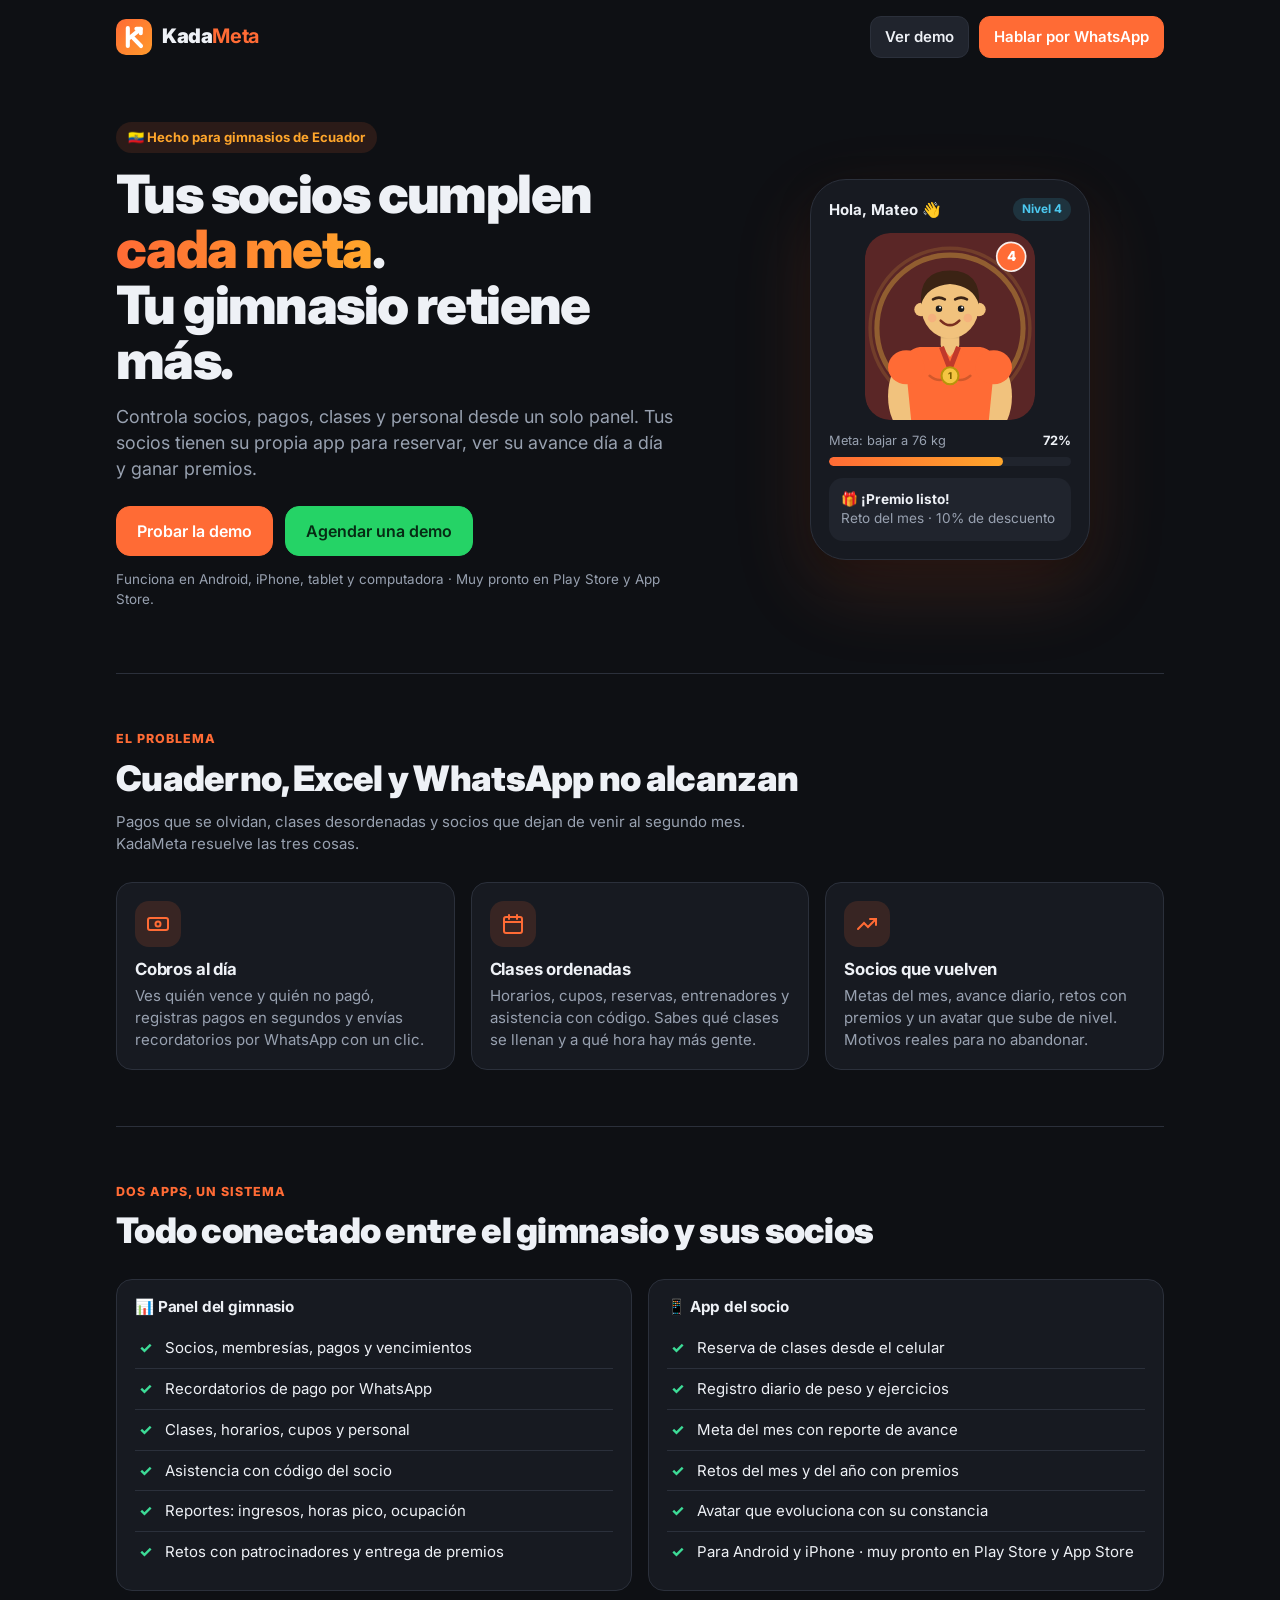
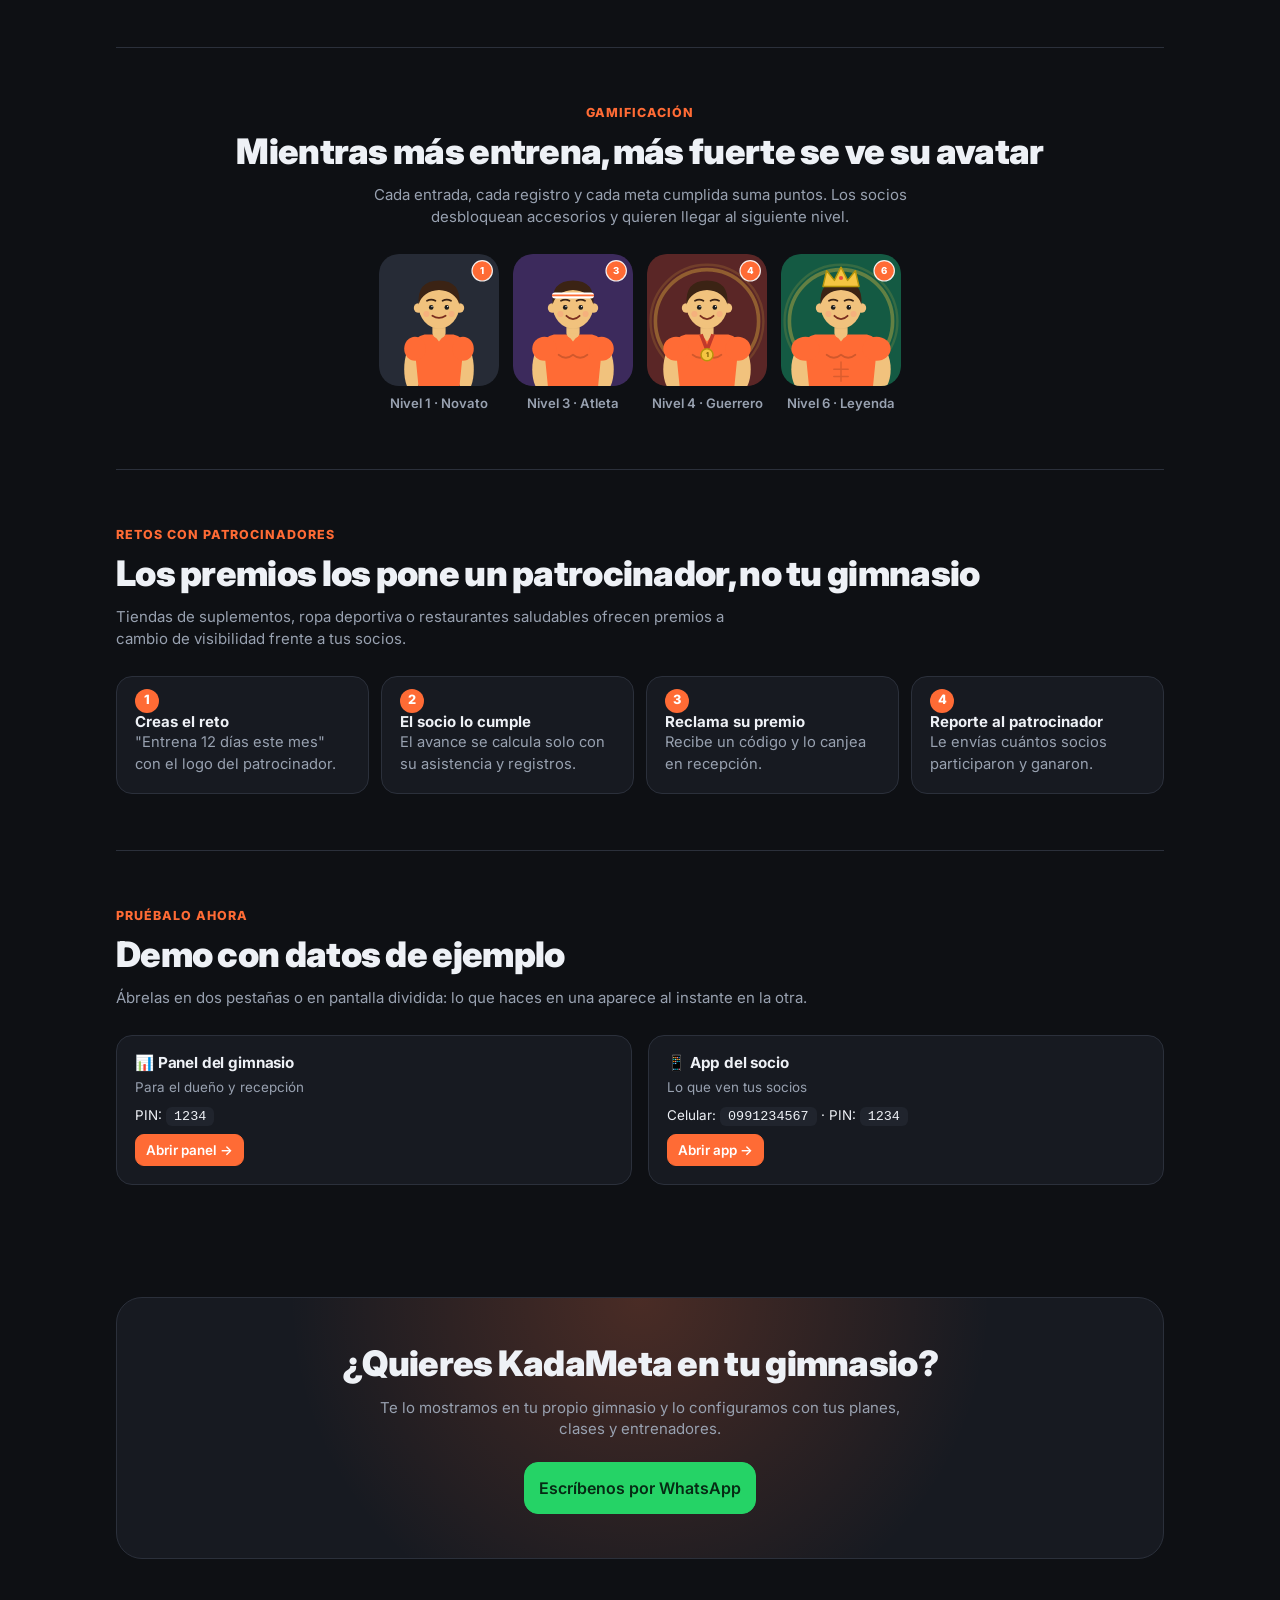
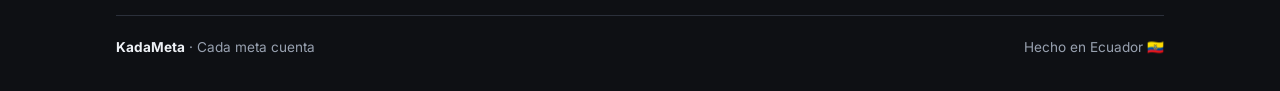
<file: index.html>
<!DOCTYPE html>
<html lang="es">
<head>
<meta charset="UTF-8">
<meta name="viewport" content="width=device-width, initial-scale=1">
<title>KadaMeta · Sistema para gimnasios</title>
<meta name="description" content="KadaMeta: control de socios, pagos, clases y personal para tu gimnasio, más una app para tus socios con progreso diario, retos con premios y un avatar que sube de nivel.">
<meta property="og:title" content="KadaMeta · Sistema para gimnasios">
<meta property="og:description" content="Tus socios cumplen cada meta. Tu gimnasio retiene más socios.">
<link rel="icon" href="shared/icon.svg" type="image/svg+xml">
<meta name="theme-color" content="#0e1014">
<link rel="preconnect" href="https://fonts.googleapis.com">
<link rel="stylesheet" href="https://fonts.googleapis.com/css2?family=Inter:wght@400;500;600;700;800;900&display=swap">
<link rel="stylesheet" href="shared/styles.css">
<style>
  body { background: var(--bg); }
  .wrap { max-width: 1080px; margin: 0 auto; padding: 0 16px; }
  .top { display: flex; justify-content: space-between; align-items: center; padding: 16px 0; gap: 12px; }
  .brand { display: flex; align-items: center; gap: 10px; font-weight: 900; font-size: 1.25rem; letter-spacing: -.02em; color: var(--text); text-decoration: none; }
  .brand img { width: 36px; height: 36px; border-radius: 10px; }
  .brand b { color: var(--accent); }
  .hero { display: grid; grid-template-columns: 1.15fr .85fr; gap: 40px; align-items: center; padding: 48px 0 56px; }
  .hero h1 { font-size: clamp(2rem, 5.2vw, 3.3rem); font-weight: 900; letter-spacing: -.03em; line-height: 1.05; margin: 14px 0 16px; }
  .hero h1 span { background: linear-gradient(90deg, var(--accent), var(--accent-2)); -webkit-background-clip: text; background-clip: text; color: transparent; }
  .hero p.lead { font-size: 1.12rem; color: var(--muted); max-width: 560px; }
  .pill { display: inline-flex; gap: 8px; align-items: center; background: rgba(255, 107, 53, .12); color: var(--accent-2); border-radius: 999px; padding: 6px 12px; font-weight: 700; font-size: .82rem; }
  .ctas { display: flex; gap: 12px; flex-wrap: wrap; margin-top: 24px; }
  .ctas .btn { min-height: 50px; padding: 12px 20px; font-size: 1rem; border-radius: 14px; }
  .btn-wa-solid { background: #25d366; border-color: #25d366; color: #062b14; }
  .btn-wa-solid:hover { filter: brightness(1.05); border-color: #25d366; }
  .phone { justify-self: center; width: 280px; border-radius: 36px; background: var(--surface); border: 1px solid var(--border); padding: 18px; box-shadow: 0 30px 80px rgba(255, 107, 53, .15), var(--shadow); }
  .phone .av { display: flex; justify-content: center; }
  .phone .av > div { border-radius: 24px; overflow: hidden; line-height: 0; }
  .phone .row-mini { display: flex; justify-content: space-between; font-size: .8rem; color: var(--muted); margin-top: 12px; }
  .phone .reto-mini { background: var(--surface-2); border-radius: 14px; padding: 12px; margin-top: 12px; font-size: .85rem; }
  section.block { padding: 56px 0; border-top: 1px solid var(--border); }
  .kicker { color: var(--accent); font-weight: 800; text-transform: uppercase; letter-spacing: .08em; font-size: .78rem; }
  h2.big { font-size: clamp(1.5rem, 3.6vw, 2.2rem); font-weight: 900; letter-spacing: -.02em; margin: 8px 0 12px; }
  .three { display: grid; grid-template-columns: repeat(3, 1fr); gap: 16px; margin-top: 28px; }
  .feat .ic { width: 46px; height: 46px; border-radius: 14px; display: grid; place-items: center; background: rgba(255, 107, 53, .14); color: var(--accent); margin-bottom: 12px; }
  .feat h3 { font-size: 1.05rem; margin: 0 0 6px; }
  .feat p { color: var(--muted); margin: 0; font-size: .94rem; }
  .two { display: grid; grid-template-columns: 1fr 1fr; gap: 16px; margin-top: 28px; }
  .list { list-style: none; padding: 0; margin: 12px 0 0; }
  .list li { padding: 9px 0 9px 30px; position: relative; border-bottom: 1px solid var(--border); }
  .list li:last-child { border-bottom: 0; }
  .list li::before { content: '✓'; position: absolute; left: 4px; color: var(--ok); font-weight: 800; }
  .evo { display: flex; gap: 14px; justify-content: center; flex-wrap: wrap; margin-top: 26px; }
  .evo figure { margin: 0; text-align: center; }
  .evo figure > div { border-radius: 20px; overflow: hidden; line-height: 0; }
  .evo figcaption { font-size: .82rem; color: var(--muted); margin-top: 8px; font-weight: 600; }
  .sponsor-flow { display: grid; grid-template-columns: repeat(4, 1fr); gap: 12px; margin-top: 26px; counter-reset: s; }
  .sponsor-flow .card { position: relative; padding-top: 34px; }
  .sponsor-flow .card::before { counter-increment: s; content: counter(s); position: absolute; top: 12px; left: 18px; width: 24px; height: 24px; border-radius: 50%; background: var(--accent); color: #fff; font-weight: 800; display: grid; place-items: center; font-size: .8rem; }
  .sponsor-flow p { margin: 0; color: var(--muted); font-size: .92rem; }
  .demo { display: grid; grid-template-columns: 1fr 1fr; gap: 16px; margin-top: 26px; }
  .demo a { text-decoration: none; color: var(--text); transition: transform .15s, border-color .15s; display: block; }
  .demo a:hover { transform: translateY(-3px); border-color: var(--accent); }
  .cred { font-family: ui-monospace, Menlo, Consolas, monospace; background: var(--surface-2); padding: 2px 8px; border-radius: 6px; }
  .final { text-align: center; background: radial-gradient(circle at 50% 0%, rgba(255, 107, 53, .22), transparent 60%), var(--surface); border-radius: 26px; border: 1px solid var(--border); padding: 44px 20px; margin: 56px 0; }
  footer { border-top: 1px solid var(--border); padding: 22px 0 34px; color: var(--muted); font-size: .85rem; display: flex; justify-content: space-between; gap: 10px; flex-wrap: wrap; }
  @media (max-width: 860px) {
    .hero { grid-template-columns: 1fr; padding-top: 24px; gap: 32px; }
    .three, .two, .demo { grid-template-columns: 1fr; }
    .sponsor-flow { grid-template-columns: 1fr 1fr; }
    .top .hide-sm { display: none; }
  }
  @media (max-width: 480px) { .sponsor-flow { grid-template-columns: 1fr; } .ctas .btn { width: 100%; } }
</style>
</head>
<body>
<div class="wrap">
  <header class="top">
    <a class="brand" href="./"><img src="shared/icon.svg" alt=""><span>Kada<b>Meta</b></span></a>
    <div class="row">
      <a class="btn hide-sm" href="#demo">Ver demo</a>
      <a class="btn btn-primary wa-link" href="#" target="_blank" rel="noopener">Hablar por WhatsApp</a>
    </div>
  </header>

  <section class="hero">
    <div>
      <span class="pill">🇪🇨 Hecho para gimnasios de Ecuador</span>
      <h1>Tus socios cumplen <span>cada meta</span>.<br>Tu gimnasio retiene más.</h1>
      <p class="lead">Controla socios, pagos, clases y personal desde un solo panel. Tus socios tienen su propia app para reservar, ver su avance día a día y ganar premios.</p>
      <div class="ctas">
        <a class="btn btn-primary" href="#demo">Probar la demo</a>
        <a class="btn btn-wa-solid wa-link" href="#" target="_blank" rel="noopener">Agendar una demo</a>
      </div>
      <p class="small muted" style="margin-top:14px">Funciona en Android, iPhone, tablet y computadora · Muy pronto en Play Store y App Store.</p>
    </div>
    <div class="phone" aria-hidden="true">
      <div class="row between"><strong>Hola, Mateo 👋</strong><span class="badge info">Nivel 4</span></div>
      <div class="av" style="margin-top:12px"><div id="hero-av"></div></div>
      <div class="row-mini"><span>Meta: bajar a 76 kg</span><strong style="color:var(--text)">72%</strong></div>
      <div class="progress" style="margin-top:6px"><span style="width:72%"></span></div>
      <div class="reto-mini"><strong>🎁 ¡Premio listo!</strong><div class="muted">Reto del mes · 10% de descuento</div></div>
    </div>
  </section>

  <section class="block">
    <div class="kicker">El problema</div>
    <h2 class="big">Cuaderno, Excel y WhatsApp no alcanzan</h2>
    <p class="muted" style="max-width:640px">Pagos que se olvidan, clases desordenadas y socios que dejan de venir al segundo mes. KadaMeta resuelve las tres cosas.</p>
    <div class="three">
      <div class="card feat"><div class="ic"><svg viewBox="0 0 24 24" width="24" height="24" fill="none" stroke="currentColor" stroke-width="2" stroke-linecap="round"><rect x="2" y="6" width="20" height="12" rx="2"/><circle cx="12" cy="12" r="2.5"/></svg></div><h3>Cobros al día</h3><p>Ves quién vence y quién no pagó, registras pagos en segundos y envías recordatorios por WhatsApp con un clic.</p></div>
      <div class="card feat"><div class="ic"><svg viewBox="0 0 24 24" width="24" height="24" fill="none" stroke="currentColor" stroke-width="2" stroke-linecap="round"><rect x="3" y="5" width="18" height="16" rx="2"/><path d="M3 10h18M8 3v4M16 3v4"/></svg></div><h3>Clases ordenadas</h3><p>Horarios, cupos, reservas, entrenadores y asistencia con código. Sabes qué clases se llenan y a qué hora hay más gente.</p></div>
      <div class="card feat"><div class="ic"><svg viewBox="0 0 24 24" width="24" height="24" fill="none" stroke="currentColor" stroke-width="2" stroke-linecap="round"><path d="m3 17 6-6 4 4 8-8"/><path d="M15 7h6v6"/></svg></div><h3>Socios que vuelven</h3><p>Metas del mes, avance diario, retos con premios y un avatar que sube de nivel. Motivos reales para no abandonar.</p></div>
    </div>
  </section>

  <section class="block">
    <div class="kicker">Dos apps, un sistema</div>
    <h2 class="big">Todo conectado entre el gimnasio y sus socios</h2>
    <div class="two">
      <div class="card"><h3 style="margin:0">📊 Panel del gimnasio</h3><ul class="list">
        <li>Socios, membresías, pagos y vencimientos</li>
        <li>Recordatorios de pago por WhatsApp</li>
        <li>Clases, horarios, cupos y personal</li>
        <li>Asistencia con código del socio</li>
        <li>Reportes: ingresos, horas pico, ocupación</li>
        <li>Retos con patrocinadores y entrega de premios</li>
      </ul></div>
      <div class="card"><h3 style="margin:0">📱 App del socio</h3><ul class="list">
        <li>Reserva de clases desde el celular</li>
        <li>Registro diario de peso y ejercicios</li>
        <li>Meta del mes con reporte de avance</li>
        <li>Retos del mes y del año con premios</li>
        <li>Avatar que evoluciona con su constancia</li>
        <li>Para Android y iPhone · muy pronto en Play Store y App Store</li>
      </ul></div>
    </div>
  </section>

  <section class="block" style="text-align:center">
    <div class="kicker">Gamificación</div>
    <h2 class="big">Mientras más entrena, más fuerte se ve su avatar</h2>
    <p class="muted" style="max-width:600px;margin:0 auto">Cada entrada, cada registro y cada meta cumplida suma puntos. Los socios desbloquean accesorios y quieren llegar al siguiente nivel.</p>
    <div class="evo" id="evo"></div>
  </section>

  <section class="block">
    <div class="kicker">Retos con patrocinadores</div>
    <h2 class="big">Los premios los pone un patrocinador, no tu gimnasio</h2>
    <p class="muted" style="max-width:660px">Tiendas de suplementos, ropa deportiva o restaurantes saludables ofrecen premios a cambio de visibilidad frente a tus socios.</p>
    <div class="sponsor-flow">
      <div class="card"><strong>Creas el reto</strong><p>"Entrena 12 días este mes" con el logo del patrocinador.</p></div>
      <div class="card"><strong>El socio lo cumple</strong><p>El avance se calcula solo con su asistencia y registros.</p></div>
      <div class="card"><strong>Reclama su premio</strong><p>Recibe un código y lo canjea en recepción.</p></div>
      <div class="card"><strong>Reporte al patrocinador</strong><p>Le envías cuántos socios participaron y ganaron.</p></div>
    </div>
  </section>

  <section class="block" id="demo">
    <div class="kicker">Pruébalo ahora</div>
    <h2 class="big">Demo con datos de ejemplo</h2>
    <p class="muted">Ábrelas en dos pestañas o en pantalla dividida: lo que haces en una aparece al instante en la otra.</p>
    <div class="demo">
      <a class="card" href="admin/"><h3 style="margin:0 0 6px">📊 Panel del gimnasio</h3><p class="muted small">Para el dueño y recepción</p><p class="small">PIN: <span class="cred">1234</span></p><span class="btn btn-primary btn-sm">Abrir panel →</span></a>
      <a class="card" href="socio/"><h3 style="margin:0 0 6px">📱 App del socio</h3><p class="muted small">Lo que ven tus socios</p><p class="small">Celular: <span class="cred">0991234567</span> · PIN: <span class="cred">1234</span></p><span class="btn btn-primary btn-sm">Abrir app →</span></a>
    </div>
  </section>

  <section class="final">
    <h2 class="big" style="margin-top:0">¿Quieres KadaMeta en tu gimnasio?</h2>
    <p class="muted" style="max-width:520px;margin:0 auto 22px">Te lo mostramos en tu propio gimnasio y lo configuramos con tus planes, clases y entrenadores.</p>
    <a class="btn btn-wa-solid btn-lg wa-link" href="#" target="_blank" rel="noopener">Escríbenos por WhatsApp</a>
  </section>

  <footer><span><strong style="color:var(--text)">KadaMeta</strong> · Cada meta cuenta</span><span>Hecho en Ecuador 🇪🇨</span></footer>
</div>
<script src="shared/avatar.js"></script>
<script>
  const WA = 'https://wa.me/593980781862?text=' + encodeURIComponent('Hola, quiero conocer KadaMeta para mi gimnasio');
  document.querySelectorAll('.wa-link').forEach(a => { a.href = WA; });
  const look = { skin: '#f1c27d', hair: 'corto', hairColor: '#3b2314', shirt: '#ff6b35', accessory: 'ninguno' };
  document.getElementById('hero-av').innerHTML = Avatar.svg({ ...look, accessory: 'medalla' }, 4, 170);
  document.getElementById('evo').innerHTML = [[1, 'Novato', 'ninguno'], [3, 'Atleta', 'banda'], [4, 'Guerrero', 'medalla'], [6, 'Leyenda', 'corona']]
    .map(([lv, name, acc]) => `<figure><div>${Avatar.svg({ ...look, accessory: acc }, lv, 120)}</div><figcaption>Nivel ${lv} · ${name}</figcaption></figure>`).join('');
</script>
</body>
</html>
</file>
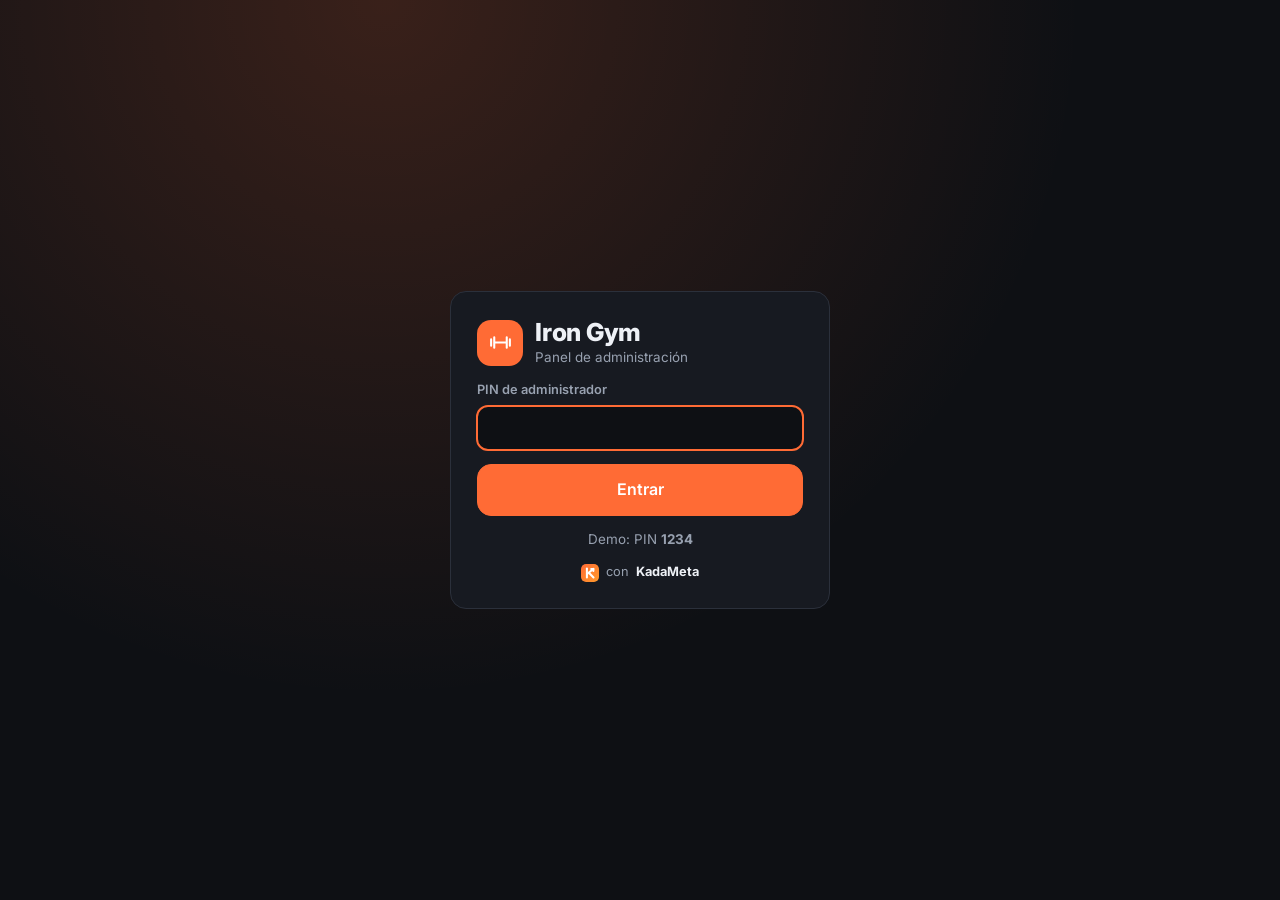
<file: admin/index.html>
<!DOCTYPE html>
<html lang="es">
<head>
<meta charset="UTF-8">
<meta name="viewport" content="width=device-width, initial-scale=1, viewport-fit=cover">
<title>Panel · KadaMeta</title>
<meta name="description" content="Administración de socios, pagos, clases, personal y asistencia.">
<link rel="manifest" href="manifest.json">
<link rel="icon" href="../shared/icon.svg" type="image/svg+xml">
<link rel="apple-touch-icon" href="../shared/icon.svg">
<meta name="theme-color" content="#171a21">
<meta name="mobile-web-app-capable" content="yes">
<meta name="apple-mobile-web-app-capable" content="yes">
<meta name="apple-mobile-web-app-title" content="KadaMeta Panel">
<link rel="preconnect" href="https://fonts.googleapis.com">
<link rel="stylesheet" href="https://fonts.googleapis.com/css2?family=Inter:wght@400;500;600;700;800&display=swap">
<link rel="stylesheet" href="../shared/styles.css">
<style>
  .layout { display: grid; grid-template-columns: 236px minmax(0, 1fr); min-height: 100vh; }
  .sidebar { background: var(--surface); border-right: 1px solid var(--border); padding: 18px 12px; position: sticky; top: 0; height: 100vh; display: flex; flex-direction: column; }
  .brand { font-weight: 800; font-size: 1.05rem; padding: 4px 8px 20px; display: flex; gap: 10px; align-items: center; }
  .brand .logo-box { width: 36px; height: 36px; border-radius: 11px; }
  .nav { display: flex; flex-direction: column; gap: 2px; }
  .nav a { display: flex; gap: 11px; align-items: center; padding: 10px 12px; border-radius: 11px; color: var(--muted); text-decoration: none; font-weight: 600; }
  .nav a:hover { background: var(--surface-2); color: var(--text); }
  .nav a.active { background: rgba(255, 107, 53, .12); color: var(--accent); }
  .nav .logout { margin-top: auto; }
  .main { padding: 28px; width: 100%; max-width: 1240px; min-width: 0; }
  .week { display: grid; grid-template-columns: repeat(7, minmax(140px, 1fr)); gap: 10px; overflow-x: auto; padding-bottom: 6px; }
  .day-col { background: var(--surface); border: 1px solid var(--border); border-radius: 14px; padding: 10px; min-height: 160px; }
  .day-col.today { border-color: var(--accent); }
  .day-head { font-weight: 700; font-size: .85rem; margin: 2px 4px 10px; display: flex; justify-content: space-between; }
  .class-card { width: 100%; text-align: left; background: var(--surface-2); border: 0; border-left: 4px solid var(--c); color: var(--text); border-radius: 10px; padding: 9px 10px; margin-bottom: 8px; cursor: pointer; font: inherit; }
  .class-card:hover { filter: brightness(1.12); }
  .class-card .time { font-size: .78rem; color: var(--muted); font-weight: 600; }
  .class-card .name { font-weight: 700; }
  .staff-card { display: flex; gap: 14px; align-items: flex-start; }
  .checkin-box { display: flex; gap: 10px; flex-wrap: wrap; }
  .checkin-box input { font-size: 1.15rem; min-height: 52px; flex: 1; min-width: 220px; }
  .checkin-box .btn { min-height: 52px; }
  .actions { white-space: nowrap; text-align: right; }
  .toolbar { gap: 12px; margin-bottom: 8px; }
  .toolbar input { max-width: 340px; }
  .goal-cell { min-width: 120px; }
  .det-head { display: flex; gap: 16px; align-items: center; margin-bottom: 14px; }
  .det-head .av { border-radius: 18px; overflow: hidden; flex: none; line-height: 0; }
  .plan-row td input { min-height: 38px; }
  @media (max-width: 900px) {
    .layout { grid-template-columns: minmax(0, 1fr); }
    .toolbar input { max-width: none; }
    .actions .btn { padding: 5px 8px; }
    .sidebar { height: auto; position: sticky; top: 0; z-index: 20; padding: 10px 12px; border-right: 0; border-bottom: 1px solid var(--border); }
    .brand { padding: 2px 4px 10px; }
    .nav { flex-direction: row; overflow-x: auto; scrollbar-width: none; }
    .nav::-webkit-scrollbar { display: none; }
    .nav a { white-space: nowrap; padding: 8px 11px; }
    .nav .logout { margin-top: 0; }
    .main { padding: 18px 16px 40px; }
    .week { grid-template-columns: 1fr; overflow: visible; }
    .day-col { min-height: 0; }
    .hide-sm { display: none; }
  }
</style>
</head>
<body>
<div id="app"></div>
<script src="../shared/avatar.js"></script>
<script src="../shared/store.js"></script>
<script src="../shared/ui.js"></script>
<script src="../shared/billing.js"></script>
<script src="app.js"></script>
<script>
  if ('serviceWorker' in navigator) {
    // Cuando se publica una versión nueva, la app se recarga sola una vez para usarla
    const hadController = !!navigator.serviceWorker.controller;
    let reloaded = false;
    navigator.serviceWorker.addEventListener('controllerchange', () => { if (hadController && !reloaded) { reloaded = true; location.reload(); } });
    navigator.serviceWorker.register('../sw.js', { updateViaCache: 'none' }).then(r => r.update()).catch(() => {});
    document.addEventListener('visibilitychange', () => { if (document.visibilityState === 'visible') navigator.serviceWorker.getRegistration().then(r => r && r.update()); });
  }
</script>
</body>
</html>
</file>
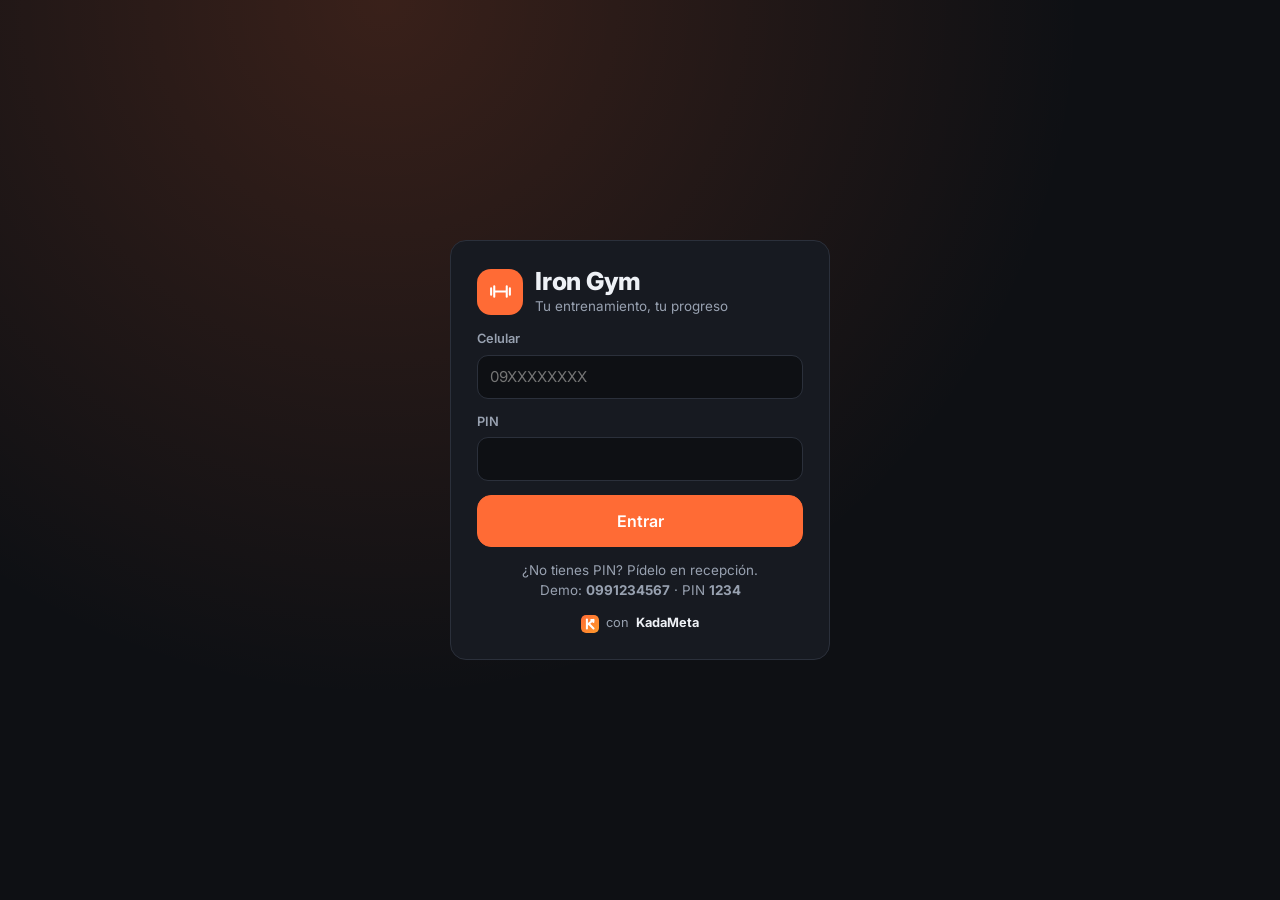
<file: socio/index.html>
<!DOCTYPE html>
<html lang="es">
<head>
<meta charset="UTF-8">
<meta name="viewport" content="width=device-width, initial-scale=1, viewport-fit=cover">
<title>KadaMeta</title>
<meta name="description" content="Reserva tus clases, registra tu avance y mira tu progreso del mes.">
<link rel="manifest" href="manifest.json">
<link rel="icon" href="../shared/icon.svg" type="image/svg+xml">
<link rel="apple-touch-icon" href="../shared/icon.svg">
<meta name="theme-color" content="#0e1014">
<meta name="mobile-web-app-capable" content="yes">
<meta name="apple-mobile-web-app-capable" content="yes">
<meta name="apple-mobile-web-app-status-bar-style" content="black-translucent">
<meta name="apple-mobile-web-app-title" content="KadaMeta">
<link rel="preconnect" href="https://fonts.googleapis.com">
<link rel="stylesheet" href="https://fonts.googleapis.com/css2?family=Inter:wght@400;500;600;700;800&display=swap">
<link rel="stylesheet" href="../shared/styles.css">
<style>
  .m-app { max-width: 560px; margin: 0 auto; min-height: 100vh; }
  .m-header { position: sticky; top: 0; z-index: 20; display: flex; justify-content: space-between; align-items: center; padding: calc(10px + env(safe-area-inset-top)) 16px 10px; background: rgba(14, 16, 20, .88); backdrop-filter: blur(12px); -webkit-backdrop-filter: blur(12px); border-bottom: 1px solid var(--border); }
  .m-header .logo-box { width: 32px; height: 32px; border-radius: 10px; }
  .m-av { width: 40px; height: 40px; border-radius: 50%; overflow: hidden; border: 2px solid var(--border); padding: 0; background: none; cursor: pointer; line-height: 0; }
  .m-av svg { width: 40px; height: auto; }
  .m-main { padding: 16px 16px calc(100px + env(safe-area-inset-bottom)); }
  .m-main > * + * { margin-top: 14px; }
  .tabbar { position: fixed; bottom: 0; left: 0; right: 0; z-index: 20; display: flex; justify-content: center; background: rgba(23, 26, 33, .96); backdrop-filter: blur(12px); -webkit-backdrop-filter: blur(12px); border-top: 1px solid var(--border); padding-bottom: env(safe-area-inset-bottom); }
  .tabbar-inner { display: flex; width: 100%; max-width: 560px; }
  .tabbar a { position: relative; flex: 1; display: flex; flex-direction: column; align-items: center; gap: 3px; padding: 9px 2px 10px; color: var(--muted); text-decoration: none; font-size: .7rem; font-weight: 600; }
  .tabbar a.active { color: var(--accent); }
  .hero { display: flex; gap: 16px; align-items: center; background: linear-gradient(135deg, rgba(255, 107, 53, .2), rgba(255, 166, 43, .05) 60%), var(--surface); }
  .hero-av { border-radius: 22px; overflow: hidden; line-height: 0; flex: none; }
  .hero h1 { margin: 0 0 2px; font-size: 1.6rem; }
  .lvl { font-weight: 700; color: var(--accent-2); font-size: .9rem; margin-bottom: 8px; }
  .code-card { text-align: center; }
  .code { font-size: 2.4rem; font-weight: 800; letter-spacing: .25em; margin: 4px 0; padding-left: .25em; }
  .class-row { display: flex; gap: 12px; align-items: center; padding: 14px; background: var(--surface); border: 1px solid var(--border); border-left: 4px solid var(--c); border-radius: 14px; }
  .class-row + .class-row { margin-top: 10px; }
  .class-row .time { font-weight: 800; font-size: 1.05rem; min-width: 52px; }
  .class-row.mine { background: linear-gradient(90deg, rgba(255, 107, 53, .12), transparent 70%), var(--surface); }
  .goal-row { display: flex; gap: 16px; align-items: center; }
  .trio { display: grid; grid-template-columns: repeat(3, 1fr); text-align: center; gap: 8px; margin: 14px 0 6px; }
  .trio .v { font-size: 1.3rem; font-weight: 800; }
  .trio .l { font-size: .74rem; color: var(--muted); font-weight: 600; }
  .trio .arrow { color: var(--muted); }
  .msg { font-weight: 700; font-size: 1.02rem; margin: 6px 0; }
  .proj { background: var(--surface-2); border-radius: 12px; padding: 12px; font-size: .9rem; margin-top: 10px; }
  .ex-row { display: grid; grid-template-columns: 1fr 74px 64px 34px; gap: 6px; margin-top: 8px; align-items: center; }
  .ex-row input, .ex-row select { min-height: 42px; padding: 8px; }
  .av-stage { display: flex; justify-content: center; margin-bottom: 6px; }
  .av-stage > div { border-radius: 28px; overflow: hidden; line-height: 0; box-shadow: var(--shadow); }
  .opts { display: flex; flex-wrap: wrap; gap: 8px; }
  .opt { border: 2px solid var(--border); background: var(--surface-2); color: var(--text); border-radius: 12px; padding: 8px 12px; font: inherit; font-weight: 600; font-size: .85rem; cursor: pointer; display: inline-flex; gap: 6px; align-items: center; }
  .opt.active { border-color: var(--accent); background: rgba(255, 107, 53, .14); }
  .opt:disabled { opacity: .45; cursor: not-allowed; }
  .swatch { width: 38px; height: 38px; padding: 0; border-radius: 50%; }
  .ladder .list-item { padding: 9px 0; }
  .ladder .done { color: var(--ok); }
  .tab-dot { position: absolute; top: 6px; left: calc(50% + 7px); width: 10px; height: 10px; border-radius: 50%; background: var(--ok); border: 2px solid var(--surface); }
  a.teaser { display: block; color: var(--text); text-decoration: none; }
  .reto-year { background: linear-gradient(135deg, rgba(245, 197, 66, .16), transparent 60%), var(--surface); border-color: rgba(245, 197, 66, .35); }
  .m-main > h2 { margin: 22px 0 10px; }
  .m-main > .reto + .reto { margin-top: 12px; }
  .seg { display: grid; grid-template-columns: 1fr 1fr; background: var(--surface); border: 1px solid var(--border); border-radius: 14px; padding: 4px; gap: 4px; }
  .seg a { text-align: center; padding: 9px 6px; border-radius: 10px; color: var(--muted); text-decoration: none; font-weight: 700; font-size: .9rem; }
  .seg a.on { background: var(--accent); color: #fff; }
  .liga-teaser { display: flex; gap: 12px; align-items: center; color: var(--text); text-decoration: none; background: linear-gradient(135deg, rgba(245, 197, 66, .14), transparent 60%), var(--surface); }
  .lt-ico { font-size: 1.7rem; line-height: 1; }
  .lt-pts, .lg-pts { font-weight: 800; font-size: 1.05rem; white-space: nowrap; }
  .lg-pts small { font-size: .72rem; color: var(--muted); font-weight: 600; }
  .lg-row { display: flex; gap: 10px; align-items: center; padding: 9px 8px; border-radius: 12px; }
  .lg-row + .lg-row { margin-top: 2px; }
  .lg-row.me { background: rgba(255, 107, 53, .14); outline: 1px solid rgba(255, 107, 53, .45); }
  .lg-pos { width: 34px; text-align: center; font-weight: 800; color: var(--muted); font-size: 1rem; flex: none; }
  .lg-big { font-size: 2rem; font-weight: 900; min-width: 56px; text-align: center; }
  .lg-gap { text-align: center; color: var(--muted); letter-spacing: .3em; }
  .liga-me { border: 2px solid var(--dc, var(--accent)); }
  .liga-join { text-align: center; }
  .best-up { color: var(--ok); font-weight: 700; }
  .celebrate { text-align: center; }
  .celebrate .big { font-size: 3.5rem; line-height: 1; margin: 10px 0; }
  .g3 { grid-template-columns: repeat(3, 1fr); }
</style>
</head>
<body>
<div id="app"></div>
<script src="../shared/avatar.js"></script>
<script src="../shared/store.js"></script>
<script src="../shared/ui.js"></script>
<script src="app.js"></script>
<script>
  if ('serviceWorker' in navigator) {
    // Cuando se publica una versión nueva, la app se recarga sola una vez para usarla
    const hadController = !!navigator.serviceWorker.controller;
    let reloaded = false;
    navigator.serviceWorker.addEventListener('controllerchange', () => { if (hadController && !reloaded) { reloaded = true; location.reload(); } });
    navigator.serviceWorker.register('../sw.js', { updateViaCache: 'none' }).then(r => r.update()).catch(() => {});
    document.addEventListener('visibilitychange', () => { if (document.visibilityState === 'visible') navigator.serviceWorker.getRegistration().then(r => r && r.update()); });
  }
</script>
</body>
</html>
</file>
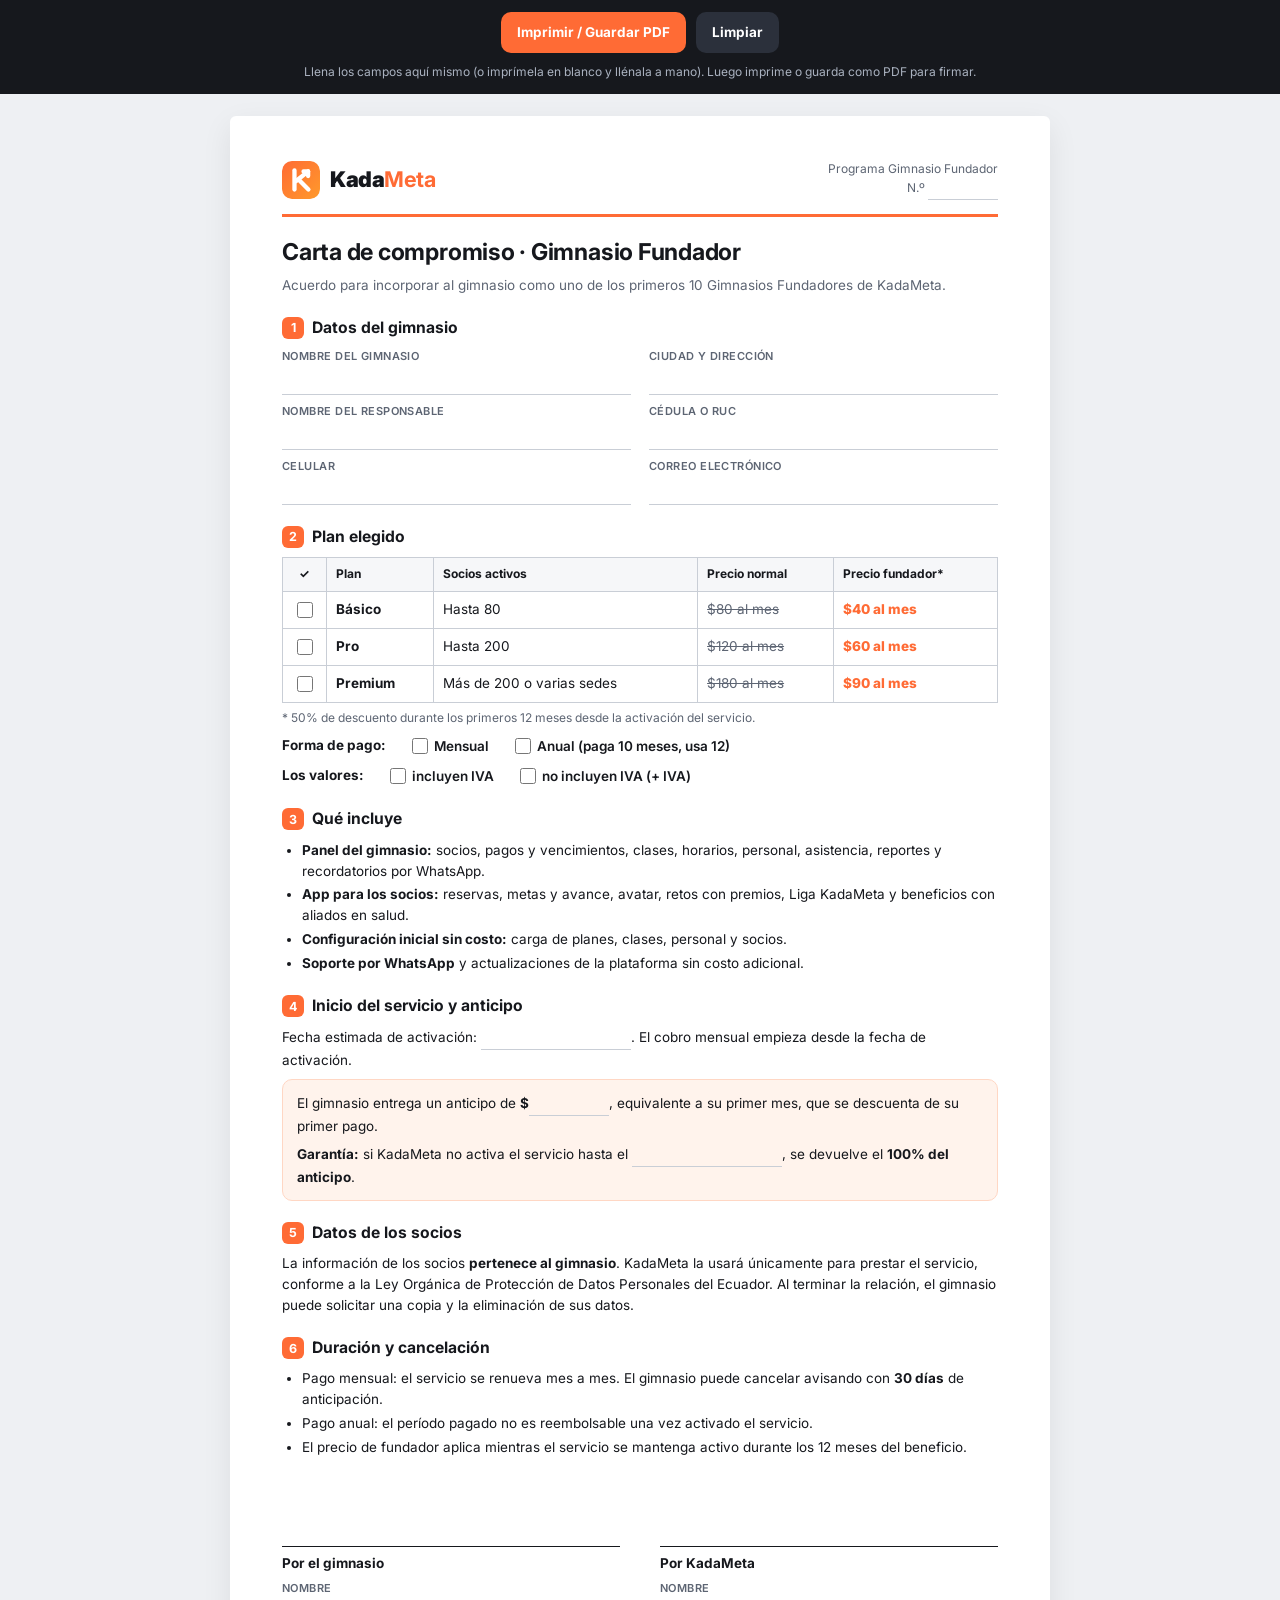
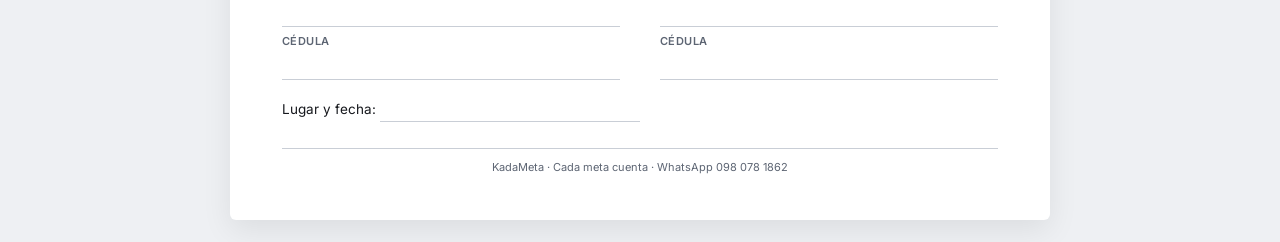
<file: fundador/carta.html>
<!DOCTYPE html>
<html lang="es">
<head>
<meta charset="UTF-8">
<meta name="viewport" content="width=device-width, initial-scale=1">
<title>Carta de compromiso · Gimnasio Fundador</title>
<meta name="description" content="Carta de compromiso del programa Gimnasio Fundador de KadaMeta.">
<meta name="robots" content="noindex">
<link rel="icon" href="../shared/icon.svg" type="image/svg+xml">
<link rel="preconnect" href="https://fonts.googleapis.com">
<link rel="stylesheet" href="https://fonts.googleapis.com/css2?family=Inter:wght@400;500;600;700;800;900&display=swap">
<style>
  :root { --ink: #16181d; --muted: #5d6573; --line: #c9ced6; --accent: #ff6b35; --soft: #fff3ec; --page: #eef0f3; color-scheme: light; }
  * { box-sizing: border-box; }
  body { margin: 0; background: var(--page); color: var(--ink); font-family: 'Inter', system-ui, sans-serif; font-size: 13.5px; line-height: 1.55; }
  .bar { position: sticky; top: 0; z-index: 5; display: flex; gap: 10px; justify-content: center; flex-wrap: wrap; padding: 12px 16px; background: #16181d; }
  .bar button { font: inherit; font-weight: 700; border: 0; border-radius: 10px; padding: 10px 16px; cursor: pointer; }
  .bar .pri { background: var(--accent); color: #fff; }
  .bar .sec { background: #2b303b; color: #fff; }
  .bar p { color: #aab2c0; margin: 0; width: 100%; text-align: center; font-size: 12px; }
  .sheet { background: #fff; max-width: 820px; margin: 22px auto; padding: 44px 52px; box-shadow: 0 10px 30px rgba(0, 0, 0, .08); border-radius: 6px; }
  header { display: flex; justify-content: space-between; align-items: center; border-bottom: 3px solid var(--accent); padding-bottom: 14px; margin-bottom: 18px; }
  .brand { display: flex; align-items: center; gap: 10px; font-weight: 900; font-size: 1.35rem; letter-spacing: -.02em; }
  .brand img { width: 38px; height: 38px; border-radius: 10px; }
  .brand b { color: var(--accent); }
  .doc-id { text-align: right; color: var(--muted); font-size: 12px; }
  h1 { font-size: 1.45rem; margin: 0 0 4px; letter-spacing: -.01em; }
  .sub { color: var(--muted); margin: 0 0 18px; }
  h2 { font-size: .98rem; margin: 20px 0 8px; display: flex; gap: 8px; align-items: center; }
  h2 span { background: var(--accent); color: #fff; width: 22px; height: 22px; border-radius: 6px; display: inline-grid; place-items: center; font-size: .78rem; flex: none; }
  p { margin: 0 0 8px; }
  .grid { display: grid; grid-template-columns: 1fr 1fr; gap: 8px 18px; }
  .f { display: flex; flex-direction: column; }
  .f label { font-size: 11px; color: var(--muted); font-weight: 600; text-transform: uppercase; letter-spacing: .04em; }
  .f input { border: 0; border-bottom: 1px solid var(--line); font: inherit; font-weight: 600; padding: 4px 2px; min-height: 28px; background: transparent; color: var(--ink); width: 100%; }
  .f input:focus { outline: none; border-bottom-color: var(--accent); background: var(--soft); }
  .inline { border: 0; border-bottom: 1px solid var(--line); font: inherit; font-weight: 700; width: 120px; text-align: center; background: transparent; color: var(--ink); }
  .inline:focus { outline: none; border-bottom-color: var(--accent); background: var(--soft); }
  table { width: 100%; border-collapse: collapse; margin: 6px 0; }
  th, td { border: 1px solid var(--line); padding: 7px 9px; text-align: left; }
  th { background: #f6f7f9; font-size: 12px; }
  td.c, th.c { text-align: center; width: 44px; }
  .old { text-decoration: line-through; color: var(--muted); }
  .new { font-weight: 800; color: var(--accent); }
  input[type=checkbox] { width: 16px; height: 16px; accent-color: var(--accent); vertical-align: -3px; }
  .opts { display: flex; gap: 22px; flex-wrap: wrap; margin: 4px 0 8px; }
  .opts label { font-weight: 600; }
  .box { background: var(--soft); border: 1px solid #ffd7c4; border-radius: 10px; padding: 12px 14px; margin: 8px 0; }
  ul { margin: 4px 0 8px; padding-left: 20px; }
  li { margin: 3px 0; }
  .sign { display: grid; grid-template-columns: 1fr 1fr; gap: 40px; margin-top: 34px; }
  .sign .line { border-top: 1px solid var(--ink); padding-top: 6px; margin-top: 54px; }
  .sign .f { margin-top: 6px; }
  .place { margin-top: 18px; }
  footer { margin-top: 26px; border-top: 1px solid var(--line); padding-top: 10px; color: var(--muted); font-size: 11px; text-align: center; }
  @media (max-width: 640px) { .sheet { padding: 26px 18px; margin: 0; border-radius: 0; } .grid, .sign { grid-template-columns: 1fr; } }
  @page { size: A4; margin: 12mm; }
  @media print {
    body { background: #fff; font-size: 12.5px; }
    .bar { display: none; }
    .sheet { box-shadow: none; margin: 0; padding: 0; max-width: none; border-radius: 0; }
    .f input:focus, .inline:focus { background: transparent; }
    h2 { break-after: avoid; }
    .sign { break-inside: avoid; }
  }
</style>
</head>
<body>
<div class="bar">
  <button class="pri" onclick="window.print()">Imprimir / Guardar PDF</button>
  <button class="sec" onclick="clearAll()">Limpiar</button>
  <p>Llena los campos aquí mismo (o imprímela en blanco y llénala a mano). Luego imprime o guarda como PDF para firmar.</p>
</div>

<main class="sheet">
  <header>
    <div class="brand"><img src="../shared/icon.svg" alt=""><span>Kada<b>Meta</b></span></div>
    <div class="doc-id">Programa Gimnasio Fundador<br>N.º <input class="inline" style="width:70px" aria-label="Número de carta" data-k="numero"></div>
  </header>

  <h1>Carta de compromiso · Gimnasio Fundador</h1>
  <p class="sub">Acuerdo para incorporar al gimnasio como uno de los primeros 10 Gimnasios Fundadores de KadaMeta.</p>

  <h2><span>1</span>Datos del gimnasio</h2>
  <div class="grid">
    <div class="f"><label for="g1">Nombre del gimnasio</label><input id="g1" data-k="gym"></div>
    <div class="f"><label for="g2">Ciudad y dirección</label><input id="g2" data-k="dir"></div>
    <div class="f"><label for="g3">Nombre del responsable</label><input id="g3" data-k="resp"></div>
    <div class="f"><label for="g4">Cédula o RUC</label><input id="g4" data-k="ruc"></div>
    <div class="f"><label for="g5">Celular</label><input id="g5" data-k="cel" inputmode="tel"></div>
    <div class="f"><label for="g6">Correo electrónico</label><input id="g6" data-k="mail" inputmode="email"></div>
  </div>

  <h2><span>2</span>Plan elegido</h2>
  <table>
    <thead><tr><th class="c">✓</th><th>Plan</th><th>Socios activos</th><th>Precio normal</th><th>Precio fundador*</th></tr></thead>
    <tbody>
      <tr><td class="c"><input type="checkbox" data-k="p_basico" aria-label="Plan Básico"></td><td><b>Básico</b></td><td>Hasta 80</td><td class="old">$80 al mes</td><td class="new">$40 al mes</td></tr>
      <tr><td class="c"><input type="checkbox" data-k="p_pro" aria-label="Plan Pro"></td><td><b>Pro</b></td><td>Hasta 200</td><td class="old">$120 al mes</td><td class="new">$60 al mes</td></tr>
      <tr><td class="c"><input type="checkbox" data-k="p_premium" aria-label="Plan Premium"></td><td><b>Premium</b></td><td>Más de 200 o varias sedes</td><td class="old">$180 al mes</td><td class="new">$90 al mes</td></tr>
    </tbody>
  </table>
  <p style="font-size:12px;color:var(--muted)">* 50% de descuento durante los primeros 12 meses desde la activación del servicio.</p>
  <div class="opts"><span><b>Forma de pago:</b></span>
    <label><input type="checkbox" data-k="pago_mensual"> Mensual</label>
    <label><input type="checkbox" data-k="pago_anual"> Anual (paga 10 meses, usa 12)</label>
  </div>
  <div class="opts"><span><b>Los valores:</b></span>
    <label><input type="checkbox" data-k="iva_inc"> incluyen IVA</label>
    <label><input type="checkbox" data-k="iva_mas"> no incluyen IVA (+ IVA)</label>
  </div>

  <h2><span>3</span>Qué incluye</h2>
  <ul>
    <li><b>Panel del gimnasio:</b> socios, pagos y vencimientos, clases, horarios, personal, asistencia, reportes y recordatorios por WhatsApp.</li>
    <li><b>App para los socios:</b> reservas, metas y avance, avatar, retos con premios, Liga KadaMeta y beneficios con aliados en salud.</li>
    <li><b>Configuración inicial sin costo:</b> carga de planes, clases, personal y socios.</li>
    <li><b>Soporte por WhatsApp</b> y actualizaciones de la plataforma sin costo adicional.</li>
  </ul>

  <h2><span>4</span>Inicio del servicio y anticipo</h2>
  <p>Fecha estimada de activación: <input class="inline" style="width:150px" data-k="fecha_inicio" aria-label="Fecha estimada de activación">. El cobro mensual empieza desde la fecha de activación.</p>
  <div class="box">
    <p style="margin:0">El gimnasio entrega un anticipo de <b>$</b><input class="inline" style="width:80px" data-k="anticipo" aria-label="Valor del anticipo">, equivalente a su primer mes, que se descuenta de su primer pago.</p>
    <p style="margin:6px 0 0"><b>Garantía:</b> si KadaMeta no activa el servicio hasta el <input class="inline" style="width:150px" data-k="fecha_limite" aria-label="Fecha límite de activación">, se devuelve el <b>100% del anticipo</b>.</p>
  </div>

  <h2><span>5</span>Datos de los socios</h2>
  <p>La información de los socios <b>pertenece al gimnasio</b>. KadaMeta la usará únicamente para prestar el servicio, conforme a la Ley Orgánica de Protección de Datos Personales del Ecuador. Al terminar la relación, el gimnasio puede solicitar una copia y la eliminación de sus datos.</p>

  <h2><span>6</span>Duración y cancelación</h2>
  <ul>
    <li>Pago mensual: el servicio se renueva mes a mes. El gimnasio puede cancelar avisando con <b>30 días</b> de anticipación.</li>
    <li>Pago anual: el período pagado no es reembolsable una vez activado el servicio.</li>
    <li>El precio de fundador aplica mientras el servicio se mantenga activo durante los 12 meses del beneficio.</li>
  </ul>

  <div class="sign">
    <div>
      <div class="line"><b>Por el gimnasio</b></div>
      <div class="f"><label for="s1">Nombre</label><input id="s1" data-k="firma_gym"></div>
      <div class="f"><label for="s2">Cédula</label><input id="s2" data-k="ced_gym"></div>
    </div>
    <div>
      <div class="line"><b>Por KadaMeta</b></div>
      <div class="f"><label for="s3">Nombre</label><input id="s3" data-k="firma_km"></div>
      <div class="f"><label for="s4">Cédula</label><input id="s4" data-k="ced_km"></div>
    </div>
  </div>
  <p class="place">Lugar y fecha: <input class="inline" style="width:260px" data-k="lugar_fecha" aria-label="Lugar y fecha"></p>

  <footer>KadaMeta · Cada meta cuenta · WhatsApp 098 078 1862</footer>
</main>

<script>
  // Borrador guardado solo en este dispositivo, para poder continuar después
  const KEY = 'kadameta_carta_borrador';
  const fields = [...document.querySelectorAll('[data-k]')];
  let saved = {};
  try { saved = JSON.parse(localStorage.getItem(KEY) || '{}'); } catch (e) { saved = {}; }
  fields.forEach(f => {
    const v = saved[f.dataset.k];
    if (v !== undefined) { if (f.type === 'checkbox') f.checked = v; else f.value = v; }
    f.addEventListener('input', save); f.addEventListener('change', save);
  });
  function save() {
    const d = {}; fields.forEach(f => { d[f.dataset.k] = f.type === 'checkbox' ? f.checked : f.value; });
    try { localStorage.setItem(KEY, JSON.stringify(d)); } catch (e) { /* sin almacenamiento */ }
  }
  function clearAll() {
    if (!confirm('¿Borrar todos los campos de la carta?')) return;
    fields.forEach(f => { if (f.type === 'checkbox') f.checked = false; else f.value = ''; });
    try { localStorage.removeItem(KEY); } catch (e) { /* sin almacenamiento */ }
  }
</script>
</body>
</html>
</file>
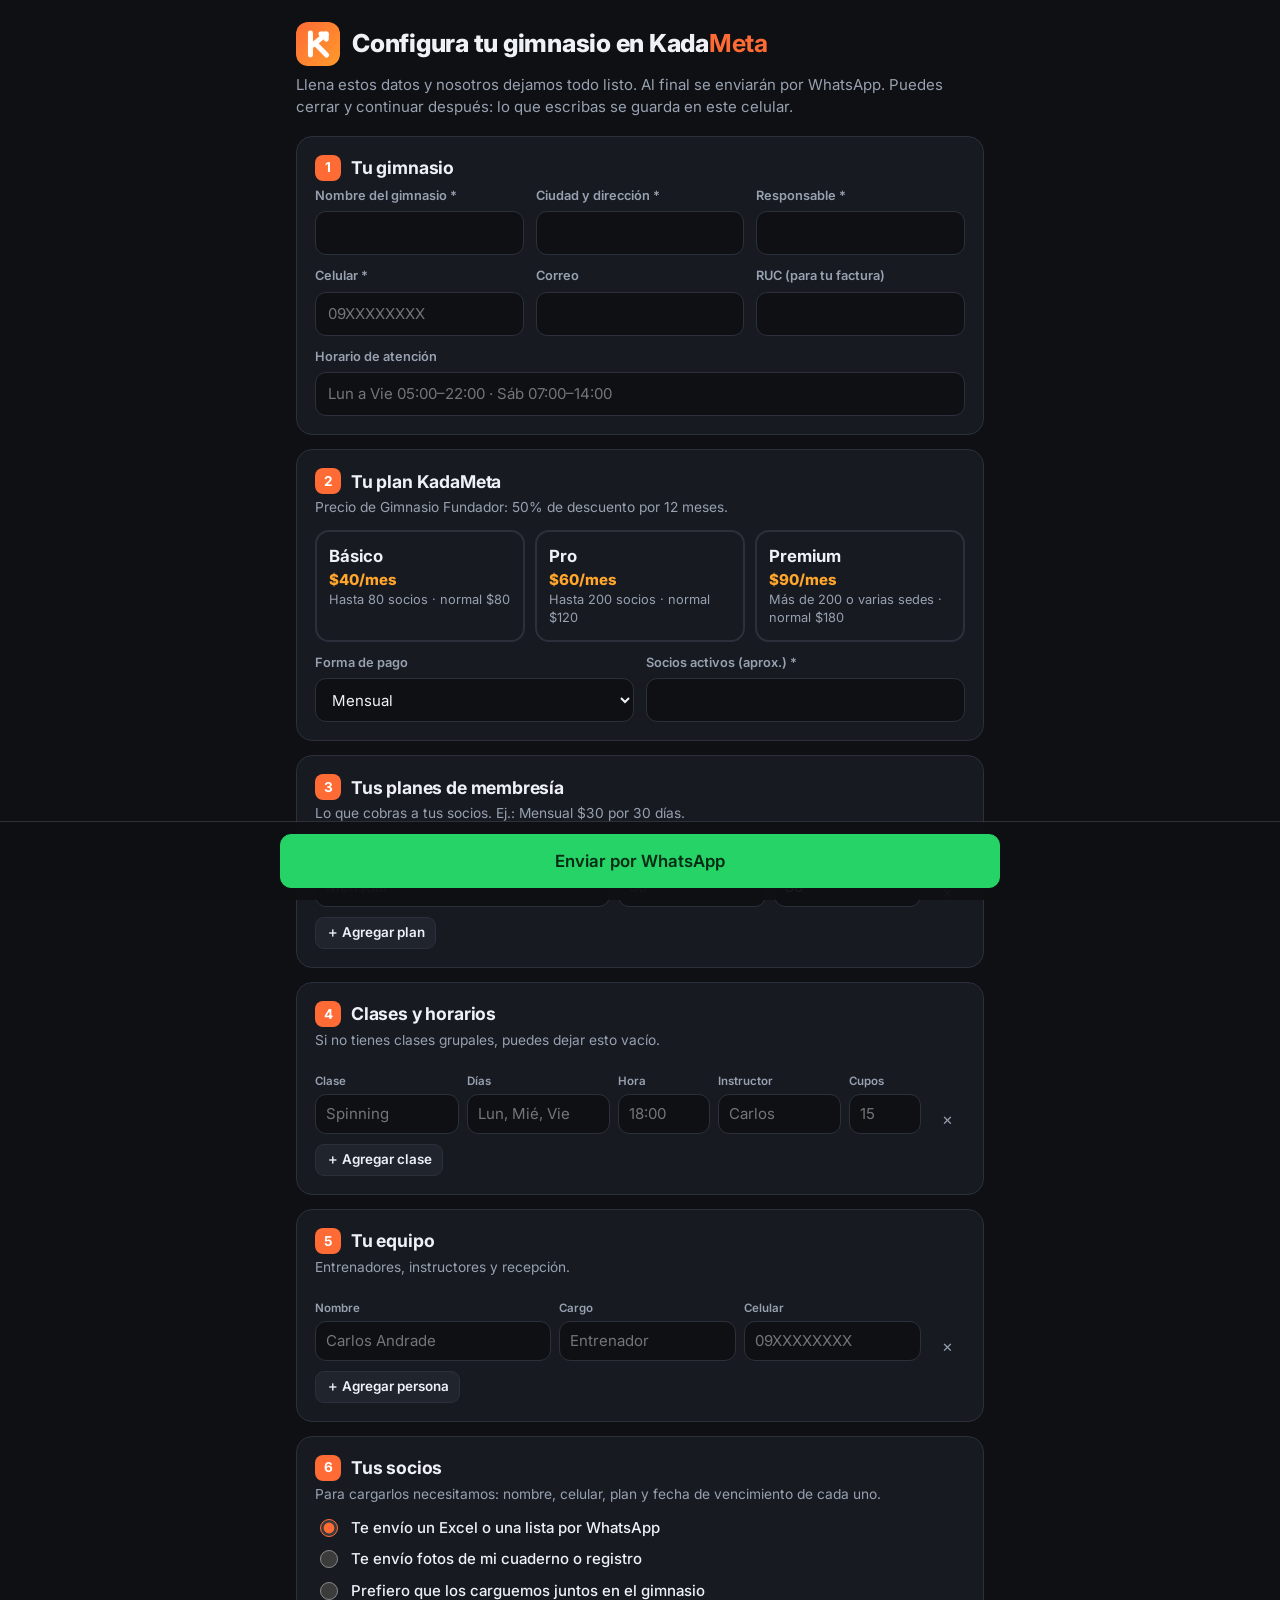
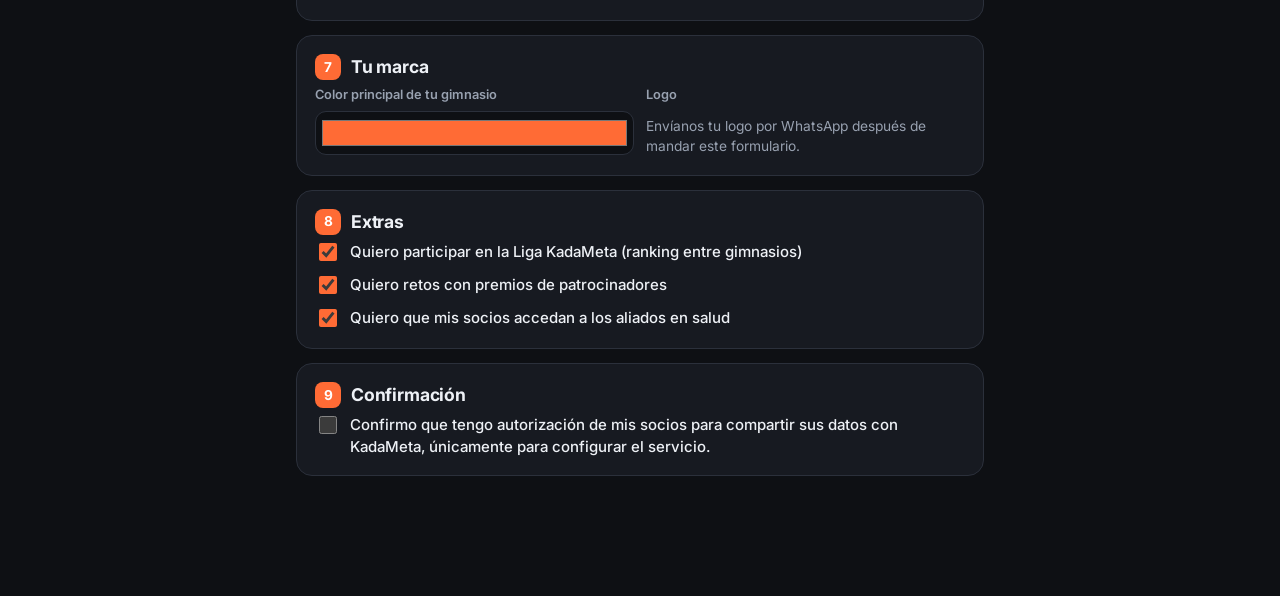
<file: fundador/formulario.html>
<!DOCTYPE html>
<html lang="es">
<head>
<meta charset="UTF-8">
<meta name="viewport" content="width=device-width, initial-scale=1, viewport-fit=cover">
<title>Configura tu gimnasio · KadaMeta</title>
<meta name="description" content="Envía los datos de tu gimnasio para configurar KadaMeta.">
<meta name="robots" content="noindex">
<link rel="icon" href="../shared/icon.svg" type="image/svg+xml">
<meta name="theme-color" content="#0e1014">
<link rel="preconnect" href="https://fonts.googleapis.com">
<link rel="stylesheet" href="https://fonts.googleapis.com/css2?family=Inter:wght@400;500;600;700;800;900&display=swap">
<link rel="stylesheet" href="../shared/styles.css">
<style>
  [hidden] { display: none !important; }
  .wrap { max-width: 720px; margin: 0 auto; padding: 22px 16px 120px; }
  .top { display: flex; align-items: center; gap: 12px; margin-bottom: 8px; }
  .top img { width: 44px; height: 44px; border-radius: 12px; }
  .top b { color: var(--accent); }
  .intro { color: var(--muted); margin-bottom: 18px; }
  section.card { margin-top: 14px; }
  section.card h2 { display: flex; gap: 10px; align-items: center; }
  section.card h2 .n { background: var(--accent); color: #fff; width: 26px; height: 26px; border-radius: 8px; display: inline-grid; place-items: center; font-size: .85rem; flex: none; }
  .help { color: var(--muted); font-size: .86rem; margin: -2px 0 12px; }
  .rows .r { display: grid; gap: 8px; align-items: end; padding: 10px 0; border-bottom: 1px dashed var(--border); }
  .rows .r:last-child { border-bottom: 0; }
  .rows.planes .r { grid-template-columns: 2fr 1fr 1fr 36px; }
  .rows.clases .r { grid-template-columns: 1.4fr 1.4fr .9fr 1.2fr .7fr 36px; }
  .rows.personal .r { grid-template-columns: 1.6fr 1.2fr 1.2fr 36px; }
  .rows input { min-height: 40px; padding: 8px 10px; }
  .rows .lbl { display: block; margin-bottom: 4px; font-size: .72rem; }
  .opt-cards { display: grid; grid-template-columns: repeat(3, 1fr); gap: 10px; }
  .opt-card { border: 2px solid var(--border); border-radius: 14px; padding: 12px; cursor: pointer; display: block; }
  .opt-card input { position: absolute; opacity: 0; pointer-events: none; }
  .opt-card:has(input:checked) { border-color: var(--accent); background: rgba(255, 107, 53, .1); }
  .opt-card:focus-within { outline: 2px solid var(--accent); outline-offset: 2px; }
  .opt-card b { display: block; font-size: 1.05rem; }
  .opt-card .pr { color: var(--accent-2); font-weight: 800; }
  .opt-card .muted { font-size: .8rem; }
  .radios { display: flex; flex-direction: column; gap: 10px; }
  .radios label, .checks label { display: flex; gap: 10px; align-items: flex-start; font-weight: 500; cursor: pointer; }
  .radios input, .checks input { width: 18px; height: 18px; min-height: 0; margin-top: 2px; accent-color: var(--accent); flex: none; }
  .checks { display: flex; flex-direction: column; gap: 10px; }
  .err { color: var(--bad); font-size: .85rem; margin-top: 6px; display: none; }
  .err.on { display: block; }
  .send-bar { position: fixed; left: 0; right: 0; bottom: 0; padding: 12px 16px calc(12px + env(safe-area-inset-bottom)); background: rgba(14, 16, 20, .95); border-top: 1px solid var(--border); display: flex; justify-content: center; z-index: 10; }
  .send-bar .btn { max-width: 720px; width: 100%; background: #25d366; border-color: #25d366; color: #062b14; min-height: 54px; font-size: 1.05rem; }
  .done { text-align: center; }
  .done pre { text-align: left; white-space: pre-wrap; background: var(--surface-2); border-radius: 12px; padding: 14px; font-size: .82rem; max-height: 260px; overflow: auto; }
  @media (max-width: 600px) {
    .opt-cards { grid-template-columns: 1fr; }
    .rows.planes .r { grid-template-columns: 1fr 1fr 36px; }
    .rows.planes .r .w { grid-column: 1 / -1; }
    .rows.clases .r, .rows.personal .r { grid-template-columns: 1fr 1fr; }
    .rows.clases .r .rm, .rows.personal .r .rm { grid-column: 2; justify-self: end; }
  }
</style>
</head>
<body>
<div class="wrap">
  <div class="top"><img src="../shared/icon.svg" alt=""><h1 style="margin:0">Configura tu gimnasio en Kada<b>Meta</b></h1></div>
  <p class="intro">Llena estos datos y nosotros dejamos todo listo. Al final se enviarán por WhatsApp. Puedes cerrar y continuar después: lo que escribas se guarda en este celular.</p>

  <form id="f" novalidate>
    <section class="card"><h2><span class="n">1</span>Tu gimnasio</h2>
      <div class="form-grid">
        <div class="field"><label for="gym">Nombre del gimnasio *</label><input id="gym" name="gym" required></div>
        <div class="field"><label for="ciudad">Ciudad y dirección *</label><input id="ciudad" name="ciudad" required></div>
        <div class="field"><label for="resp">Responsable *</label><input id="resp" name="resp" required></div>
        <div class="field"><label for="cel">Celular *</label><input id="cel" name="cel" inputmode="tel" placeholder="09XXXXXXXX" required></div>
        <div class="field"><label for="mail">Correo</label><input id="mail" name="mail" inputmode="email"></div>
        <div class="field"><label for="ruc">RUC (para tu factura)</label><input id="ruc" name="ruc" inputmode="numeric"></div>
        <div class="field" style="grid-column:1/-1"><label for="horario">Horario de atención</label><input id="horario" name="horario" placeholder="Lun a Vie 05:00–22:00 · Sáb 07:00–14:00"></div>
      </div>
      <div class="err" id="e1">Completa los campos marcados con *.</div>
    </section>

    <section class="card"><h2><span class="n">2</span>Tu plan KadaMeta</h2>
      <p class="help">Precio de Gimnasio Fundador: 50% de descuento por 12 meses.</p>
      <div class="opt-cards">
        <label class="opt-card"><input type="radio" name="plan" value="Básico ($40/mes)"><b>Básico</b><span class="pr">$40/mes</span><div class="muted">Hasta 80 socios · normal $80</div></label>
        <label class="opt-card"><input type="radio" name="plan" value="Pro ($60/mes)"><b>Pro</b><span class="pr">$60/mes</span><div class="muted">Hasta 200 socios · normal $120</div></label>
        <label class="opt-card"><input type="radio" name="plan" value="Premium ($90/mes)"><b>Premium</b><span class="pr">$90/mes</span><div class="muted">Más de 200 o varias sedes · normal $180</div></label>
      </div>
      <div class="form-grid" style="margin-top:12px">
        <div class="field"><label for="pago">Forma de pago</label><select id="pago" name="pago"><option>Mensual</option><option>Anual (paga 10, usa 12)</option></select></div>
        <div class="field"><label for="nsocios">Socios activos (aprox.) *</label><input id="nsocios" name="nsocios" type="number" min="1" inputmode="numeric" required></div>
      </div>
      <div class="err" id="e2">Elige un plan e indica cuántos socios activos tienes.</div>
    </section>

    <section class="card"><h2><span class="n">3</span>Tus planes de membresía</h2>
      <p class="help">Lo que cobras a tus socios. Ej.: Mensual $30 por 30 días.</p>
      <div class="rows planes" id="planes"></div>
      <button type="button" class="btn btn-sm" data-add="planes">＋ Agregar plan</button>
      <div class="err" id="e3">Agrega al menos un plan con nombre y precio.</div>
    </section>

    <section class="card"><h2><span class="n">4</span>Clases y horarios</h2>
      <p class="help">Si no tienes clases grupales, puedes dejar esto vacío.</p>
      <div class="rows clases" id="clases"></div>
      <button type="button" class="btn btn-sm" data-add="clases">＋ Agregar clase</button>
    </section>

    <section class="card"><h2><span class="n">5</span>Tu equipo</h2>
      <p class="help">Entrenadores, instructores y recepción.</p>
      <div class="rows personal" id="personal"></div>
      <button type="button" class="btn btn-sm" data-add="personal">＋ Agregar persona</button>
    </section>

    <section class="card"><h2><span class="n">6</span>Tus socios</h2>
      <p class="help">Para cargarlos necesitamos: nombre, celular, plan y fecha de vencimiento de cada uno.</p>
      <div class="radios">
        <label><input type="radio" name="socios" value="Te envío un Excel" checked> Te envío un Excel o una lista por WhatsApp</label>
        <label><input type="radio" name="socios" value="Te envío fotos de mi registro"> Te envío fotos de mi cuaderno o registro</label>
        <label><input type="radio" name="socios" value="Los cargamos juntos en el gimnasio"> Prefiero que los carguemos juntos en el gimnasio</label>
      </div>
    </section>

    <section class="card"><h2><span class="n">7</span>Tu marca</h2>
      <div class="form-grid">
        <div class="field"><label for="color">Color principal de tu gimnasio</label><input id="color" name="color" type="color" value="#ff6b35"></div>
        <div class="field"><label>Logo</label><p class="help" style="margin:6px 0 0">Envíanos tu logo por WhatsApp después de mandar este formulario.</p></div>
      </div>
    </section>

    <section class="card"><h2><span class="n">8</span>Extras</h2>
      <div class="checks">
        <label><input type="checkbox" name="liga" checked> Quiero participar en la Liga KadaMeta (ranking entre gimnasios)</label>
        <label><input type="checkbox" name="retos" checked> Quiero retos con premios de patrocinadores</label>
        <label><input type="checkbox" name="aliados" checked> Quiero que mis socios accedan a los aliados en salud</label>
      </div>
    </section>

    <section class="card"><h2><span class="n">9</span>Confirmación</h2>
      <div class="checks">
        <label><input type="checkbox" name="consent" id="consent"> Confirmo que tengo autorización de mis socios para compartir sus datos con KadaMeta, únicamente para configurar el servicio.</label>
      </div>
      <div class="err" id="e9">Necesitamos esta confirmación para cargar los datos de tus socios.</div>
    </section>
  </form>

  <section class="card done" id="done" hidden>
    <div style="font-size:3rem">✅</div>
    <h2 style="justify-content:center">¡Listo! Se abrió WhatsApp con tus datos</h2>
    <p class="muted">Solo toca <b>Enviar</b> en WhatsApp. Después mándanos tu logo.</p>
    <p class="muted small">¿No se abrió WhatsApp? Copia el texto y envíalo al 098 078 1862.</p>
    <div class="row" style="justify-content:center;gap:10px;margin:12px 0"><button class="btn" id="copy">Copiar texto</button><a class="btn btn-primary" id="reopen" target="_blank" rel="noopener">Abrir WhatsApp otra vez</a></div>
    <pre id="preview"></pre>
    <button class="btn btn-sm" id="edit" style="margin-top:12px">Volver al formulario</button>
  </section>
</div>

<div class="send-bar" id="bar"><button class="btn" id="send" type="button">Enviar por WhatsApp</button></div>

<script>
(function () {
  const WA = '593980781862';
  const KEY = 'kadameta_formulario_borrador';
  const SPEC = {
    planes: [['nombre', 'Plan', 'Mensual', 'w'], ['precio', 'Precio $', '30', '', 'decimal'], ['dias', 'Días', '30', '', 'numeric']],
    clases: [['clase', 'Clase', 'Spinning'], ['dias', 'Días', 'Lun, Mié, Vie'], ['hora', 'Hora', '18:00'], ['instructor', 'Instructor', 'Carlos'], ['cupos', 'Cupos', '15', '', 'numeric']],
    personal: [['nombre', 'Nombre', 'Carlos Andrade'], ['cargo', 'Cargo', 'Entrenador'], ['cel', 'Celular', '09XXXXXXXX', '', 'tel']],
  };
  const esc = s => String(s ?? '').replace(/[&<>"']/g, c => ({ '&': '&amp;', '<': '&lt;', '>': '&gt;', '"': '&quot;', "'": '&#39;' }[c]));
  function addRow(kind, data = {}) {
    const box = document.getElementById(kind);
    const r = document.createElement('div'); r.className = 'r';
    r.innerHTML = SPEC[kind].map(([k, l, ph, cls, im]) => `<div class="${cls || ''}"><span class="lbl">${l}</span><input data-f="${k}" placeholder="${ph}" value="${esc(data[k])}" ${im ? `inputmode="${im}"` : ''} aria-label="${l}"></div>`).join('')
      + `<button type="button" class="icon-btn rm" aria-label="Quitar fila" title="Quitar">✕</button>`;
    r.querySelector('.rm').addEventListener('click', () => { r.remove(); save(); });
    r.addEventListener('input', save);
    box.appendChild(r);
  }
  const rowsOf = kind => [...document.querySelectorAll(`#${kind} .r`)].map(r => Object.fromEntries([...r.querySelectorAll('input')].map(i => [i.dataset.f, i.value.trim()]))).filter(o => Object.values(o).some(Boolean));

  const form = document.getElementById('f');
  function collect() {
    const fd = new FormData(form);
    const v = Object.fromEntries(fd.entries());
    ['liga', 'retos', 'aliados', 'consent'].forEach(k => { v[k] = !!form.elements[k].checked; });
    v.planes = rowsOf('planes'); v.clases = rowsOf('clases'); v.personal = rowsOf('personal');
    return v;
  }
  function save() { try { localStorage.setItem(KEY, JSON.stringify(collect())); } catch (e) { /* sin almacenamiento */ } }
  function restore() {
    let d = null;
    try { d = JSON.parse(localStorage.getItem(KEY) || 'null'); } catch (e) { d = null; }
    if (!d) { addRow('planes', { nombre: '', precio: '', dias: '30' }); addRow('clases'); addRow('personal'); return; }
    Object.entries(d).forEach(([k, val]) => {
      const el = form.elements[k];
      if (!el || Array.isArray(val)) return;
      if (el instanceof RadioNodeList) { [...el].forEach(x => { x.checked = x.value === val; }); }
      else if (el.type === 'checkbox') el.checked = !!val;
      else el.value = val;
    });
    (d.planes && d.planes.length ? d.planes : [{}]).forEach(x => addRow('planes', x));
    (d.clases && d.clases.length ? d.clases : [{}]).forEach(x => addRow('clases', x));
    (d.personal && d.personal.length ? d.personal : [{}]).forEach(x => addRow('personal', x));
  }
  document.querySelectorAll('[data-add]').forEach(b => b.addEventListener('click', () => { addRow(b.dataset.add); save(); }));
  form.addEventListener('input', save); form.addEventListener('change', save);
  restore();

  function validate(v) {
    const show = (id, bad) => { document.getElementById(id).classList.toggle('on', bad); return bad; };
    const bad = [
      show('e1', !v.gym || !v.ciudad || !v.resp || !v.cel),
      show('e2', !v.plan || !v.nsocios),
      show('e3', !v.planes.some(p => p.nombre && p.precio)),
      show('e9', !v.consent),
    ];
    const first = document.querySelector('.err.on');
    if (first) first.closest('section').scrollIntoView({ behavior: 'smooth', block: 'center' });
    return !bad.some(Boolean);
  }
  function message(v) {
    const L = [];
    L.push('🏋️ *CONFIGURACIÓN KADAMETA*', '');
    L.push('*1. Gimnasio*', `Nombre: ${v.gym}`, `Ciudad/dirección: ${v.ciudad}`, `Responsable: ${v.resp}`, `Celular: ${v.cel}`);
    if (v.mail) L.push(`Correo: ${v.mail}`);
    if (v.ruc) L.push(`RUC: ${v.ruc}`);
    if (v.horario) L.push(`Horario: ${v.horario}`);
    L.push('', '*2. Plan KadaMeta*', `Plan: ${v.plan}`, `Pago: ${v.pago}`, `Socios activos: ${v.nsocios}`);
    L.push('', '*3. Planes de membresía*', ...v.planes.map(p => `• ${p.nombre || '—'}: $${p.precio || '—'} por ${p.dias || '—'} días`));
    if (v.clases.length) L.push('', '*4. Clases*', ...v.clases.map(c => `• ${c.clase || '—'} · ${c.dias || '—'} · ${c.hora || '—'} · ${c.instructor || '—'} · ${c.cupos || '—'} cupos`));
    if (v.personal.length) L.push('', '*5. Equipo*', ...v.personal.map(p => `• ${p.nombre || '—'} · ${p.cargo || '—'}${p.cel ? ' · ' + p.cel : ''}`));
    L.push('', '*6. Socios*', v.socios);
    L.push('', '*7. Marca*', `Color: ${v.color}`, 'Logo: lo envío por WhatsApp');
    L.push('', '*8. Extras*', `Liga KadaMeta: ${v.liga ? 'Sí' : 'No'}`, `Retos con patrocinadores: ${v.retos ? 'Sí' : 'No'}`, `Aliados en salud: ${v.aliados ? 'Sí' : 'No'}`);
    L.push('', '✅ Confirmo que tengo autorización de mis socios para compartir sus datos con KadaMeta.');
    return L.join('\n');
  }

  let lastUrl = '', lastText = '';
  document.getElementById('send').addEventListener('click', () => {
    const v = collect();
    if (!validate(v)) return;
    lastText = message(v);
    lastUrl = `https://wa.me/${WA}?text=${encodeURIComponent(lastText)}`;
    document.getElementById('preview').textContent = lastText;
    document.getElementById('reopen').href = lastUrl;
    form.hidden = true; document.getElementById('bar').hidden = true; document.getElementById('done').hidden = false;
    window.scrollTo(0, 0);
    window.open(lastUrl, '_blank', 'noopener');
  });
  document.getElementById('copy').addEventListener('click', async () => {
    try { await navigator.clipboard.writeText(lastText); UI.toast('Texto copiado'); }
    catch (e) { UI.toast('No se pudo copiar; selecciona el texto manualmente', 'bad'); }
  });
  document.getElementById('edit').addEventListener('click', () => { form.hidden = false; document.getElementById('bar').hidden = false; document.getElementById('done').hidden = true; });
})();
</script>
<script>
  // Aviso breve reutilizando el estilo de la app
  window.UI = { toast(msg, type = 'ok') { const t = document.createElement('div'); t.className = 'toast ' + type; t.textContent = msg; document.body.appendChild(t); setTimeout(() => t.remove(), 2600); } };
</script>
</body>
</html>
</file>
<file: shared/styles.css>
:root {
  --bg: #0e1014;
  --surface: #171a21;
  --surface-2: #20242d;
  --border: #2b303b;
  --text: #eef1f6;
  --muted: #98a1b0;
  --accent: #ff6b35;
  --accent-2: #ffa62b;
  --bar: #3a4150;
  --ok: #3ddc97;
  --warn: #ffc145;
  --bad: #ff5a5f;
  --info: #4cc9f0;
  --radius: 16px;
  --shadow: 0 10px 30px rgba(0, 0, 0, .4);
  color-scheme: dark;
}
* { box-sizing: border-box; }
html, body { margin: 0; }
body {
  background: var(--bg); color: var(--text);
  font-family: 'Inter', system-ui, -apple-system, 'Segoe UI', Roboto, sans-serif;
  font-size: 15px; line-height: 1.45; -webkit-font-smoothing: antialiased;
  -webkit-tap-highlight-color: transparent;
}
h1, h2, h3 { margin: 0 0 .35em; line-height: 1.2; letter-spacing: -.01em; }
h1 { font-size: 1.55rem; font-weight: 800; }
h2 { font-size: 1.1rem; font-weight: 700; }
h3 { font-size: .95rem; font-weight: 700; margin-top: 1.1em; }
p { margin: 0 0 .6em; }
a { color: var(--accent); }
.muted { color: var(--muted); }
.small { font-size: .84rem; }
.mt { margin-top: 14px; }
.nowrap { white-space: nowrap; }
.right { text-align: right; }

/* Layout helpers */
.card { background: var(--surface); border: 1px solid var(--border); border-radius: var(--radius); padding: 18px; }
.grid { display: grid; gap: 14px; }
.g2 { grid-template-columns: repeat(auto-fit, minmax(300px, 1fr)); }
.g3 { grid-template-columns: repeat(3, 1fr); }
.g4 { grid-template-columns: repeat(auto-fit, minmax(190px, 1fr)); }
.row { display: flex; gap: 10px; align-items: center; }
.row.wrap { flex-wrap: wrap; }
.row.top { align-items: flex-start; }
.between { justify-content: space-between; }
.end { justify-content: flex-end; }
.grow { flex: 1; min-width: 0; }
.stack > * + * { margin-top: 14px; }
.page-head { display: flex; justify-content: space-between; align-items: flex-end; gap: 12px; flex-wrap: wrap; margin-bottom: 18px; }
.page-head h1 { margin: 0; }

/* Botones */
.btn {
  appearance: none; border: 1px solid var(--border); background: var(--surface-2); color: var(--text);
  padding: 9px 14px; border-radius: 11px; font: inherit; font-weight: 600; cursor: pointer;
  display: inline-flex; align-items: center; gap: 7px; justify-content: center; text-decoration: none;
  min-height: 40px; transition: filter .15s, border-color .15s, background .15s; white-space: nowrap;
}
.btn:hover { border-color: #3d4452; }
.btn:focus-visible, .chip:focus-visible, .opt:focus-visible { outline: 2px solid var(--accent); outline-offset: 2px; }
.btn-primary { background: var(--accent); border-color: var(--accent); color: #fff; }
.btn-primary:hover { filter: brightness(1.08); border-color: var(--accent); }
.btn-danger { color: var(--bad); }
.btn-wa { color: #3ddc97; }
.btn-sm { padding: 5px 10px; min-height: 32px; font-size: .84rem; border-radius: 9px; }
.btn-lg { min-height: 52px; font-size: 1rem; border-radius: 14px; }
.btn-block { width: 100%; }
.btn:disabled { opacity: .5; cursor: not-allowed; }
.icon-btn { background: none; border: 0; color: var(--muted); cursor: pointer; padding: 6px; border-radius: 8px; display: inline-grid; place-items: center; }
.icon-btn:hover { color: var(--text); background: var(--surface-2); }

/* Badges y progreso */
.badge { display: inline-block; padding: 3px 9px; border-radius: 999px; font-size: .74rem; font-weight: 700; white-space: nowrap; background: var(--surface-2); color: var(--muted); }
.badge.ok { background: rgba(61, 220, 151, .14); color: var(--ok); }
.badge.warn { background: rgba(255, 193, 69, .14); color: var(--warn); }
.badge.bad { background: rgba(255, 90, 95, .14); color: var(--bad); }
.badge.info { background: rgba(76, 201, 240, .14); color: var(--info); }
.progress { height: 9px; background: var(--surface-2); border-radius: 999px; overflow: hidden; }
.progress > span { display: block; height: 100%; background: linear-gradient(90deg, var(--accent), var(--accent-2)); border-radius: 999px; }
.progress.ok > span { background: var(--ok); }

/* Formularios */
.field { display: flex; flex-direction: column; gap: 6px; }
.field label, .lbl { font-size: .8rem; color: var(--muted); font-weight: 600; }
input, select, textarea {
  background: var(--bg); border: 1px solid var(--border); color: var(--text); border-radius: 11px;
  padding: 10px 12px; font: inherit; width: 100%; min-height: 44px;
}
input[type=color] { padding: 4px; height: 44px; }
input[type=checkbox] { width: 18px; height: 18px; min-height: 0; accent-color: var(--accent); }
input:focus, select:focus, textarea:focus { outline: 2px solid var(--accent); outline-offset: -1px; border-color: transparent; }
.form-grid { display: grid; gap: 12px; grid-template-columns: repeat(auto-fit, minmax(190px, 1fr)); }
.check { display: flex; gap: 10px; align-items: center; font-weight: 500; cursor: pointer; }
.note { background: var(--surface-2); border-radius: 12px; padding: 12px 14px; font-size: .9rem; }

/* Tablas y listas */
.table-wrap { overflow-x: auto; margin: 0 -4px; }
table { width: 100%; border-collapse: collapse; }
th, td { text-align: left; padding: 11px 8px; border-bottom: 1px solid var(--border); vertical-align: middle; }
th { font-size: .74rem; text-transform: uppercase; letter-spacing: .05em; color: var(--muted); font-weight: 700; }
tr:last-child td { border-bottom: 0; }
tr.clickable { cursor: pointer; }
tr.clickable:hover td { background: rgba(255, 255, 255, .02); }
.list-item { display: flex; gap: 12px; align-items: center; padding: 11px 0; border-bottom: 1px solid var(--border); }
.list-item:last-child { border-bottom: 0; }
.list-item.clickable { cursor: pointer; }
.color-dot { width: 10px; height: 10px; border-radius: 50%; flex: none; }
.initials { width: 38px; height: 38px; border-radius: 50%; display: grid; place-items: center; font-weight: 700; background: var(--surface-2); flex: none; font-size: .85rem; }
.mini-av { width: 38px; height: 38px; border-radius: 50%; overflow: hidden; flex: none; display: block; }
.mini-av svg { display: block; width: 38px; height: auto; }
.empty { text-align: center; color: var(--muted); padding: 22px 10px; }

/* Stats */
.stat .label { color: var(--muted); font-size: .84rem; font-weight: 600; }
.stat .value { font-size: 1.85rem; font-weight: 800; letter-spacing: -.02em; margin: 2px 0; }
.stat .sub { font-size: .8rem; color: var(--muted); }
.stat .sub.ok { color: var(--ok); } .stat .sub.bad { color: var(--bad); } .stat .sub.warn { color: var(--warn); }
.mini-stat { background: var(--surface); border: 1px solid var(--border); border-radius: 14px; padding: 12px; text-align: center; }
.mini-stat .value { font-size: 1.45rem; font-weight: 800; }
.mini-stat .label { font-size: .74rem; color: var(--muted); font-weight: 600; }

/* Chips */
.chips { display: flex; gap: 8px; overflow-x: auto; padding-bottom: 2px; scrollbar-width: none; }
.chips::-webkit-scrollbar { display: none; }
.chip { flex: none; border: 1px solid var(--border); background: var(--surface); color: var(--text); padding: 7px 13px; border-radius: 11px; cursor: pointer; font: inherit; font-weight: 600; font-size: .88rem; text-align: center; line-height: 1.2; }
.chip small { display: block; font-weight: 500; color: var(--muted); font-size: .74rem; }
.chip.active { background: var(--accent); border-color: var(--accent); color: #fff; }
.chip.active small { color: rgba(255, 255, 255, .85); }

/* Modal y avisos */
.modal-bg { position: fixed; inset: 0; background: rgba(0, 0, 0, .62); display: flex; align-items: flex-end; justify-content: center; z-index: 50; animation: fade .15s; }
.modal { background: var(--surface); border: 1px solid var(--border); border-radius: 22px 22px 0 0; width: 100%; max-width: 580px; max-height: 92vh; overflow: auto; padding: 22px 20px calc(22px + env(safe-area-inset-bottom)); animation: up .2s ease-out; }
@media (min-width: 640px) { .modal-bg { align-items: center; padding: 20px; } .modal { border-radius: 22px; } }
.modal-head { display: flex; justify-content: space-between; align-items: center; gap: 10px; margin-bottom: 14px; }
.modal-head h2 { margin: 0; }
.modal-actions { display: flex; gap: 10px; justify-content: flex-end; flex-wrap: wrap; margin-top: 18px; }
.modal-actions .spacer { flex: 1; }
.toast { position: fixed; left: 50%; bottom: calc(96px + env(safe-area-inset-bottom)); transform: translateX(-50%); background: #262b36; border: 1px solid var(--border); border-left: 4px solid var(--ok); padding: 12px 18px; border-radius: 12px; z-index: 60; box-shadow: var(--shadow); max-width: min(92vw, 460px); font-weight: 600; animation: up .2s ease-out; }
.toast.bad { border-left-color: var(--bad); }
.toast.warn { border-left-color: var(--warn); }
.alert { border-radius: 14px; padding: 12px 14px; font-weight: 600; font-size: .9rem; }
.alert.ok { background: rgba(61, 220, 151, .12); color: var(--ok); }
.alert.warn { background: rgba(255, 193, 69, .12); color: var(--warn); }
.alert.bad { background: rgba(255, 90, 95, .12); color: var(--bad); }
@keyframes fade { from { opacity: 0; } }
@keyframes up { from { transform: translateY(16px); opacity: 0; } }
.toast { animation: none; }

/* Login */
.center-screen { min-height: 100vh; display: grid; place-items: center; padding: 20px; background: radial-gradient(circle at 30% 0%, rgba(255, 107, 53, .18), transparent 55%), var(--bg); }
.login-card { width: 100%; max-width: 380px; padding: 26px; }
.brand-lg { display: flex; gap: 12px; align-items: center; margin-bottom: 6px; }
.brand-lg h1 { margin: 0; }
.sponsor-ini { display: grid; place-items: center; border-radius: 12px; color: #111; font-weight: 800; flex: none; }
.reto { border-left: 4px solid var(--c, var(--accent)); }
.reto-head { display: flex; gap: 12px; align-items: center; }
.reto-prize { display: flex; gap: 8px; align-items: center; background: var(--surface-2); border-radius: 12px; padding: 10px 12px; margin: 12px 0; font-size: .9rem; }
.reto-prize strong { color: var(--accent-2); }
.claim-code { font-size: 1.6rem; font-weight: 800; letter-spacing: .12em; text-align: center; background: var(--surface-2); border: 2px dashed var(--accent); border-radius: 14px; padding: 10px; margin-top: 10px; }
.logo-img { border-radius: 12px; object-fit: contain; background: #fff; padding: 2px; flex: none; display: block; }
.photo-lg { width: 120px; height: 120px; border-radius: 50%; overflow: hidden; margin: 0 auto; border: 3px solid var(--accent); }
.photo-lg img, .photo-lg svg { width: 120px !important; height: auto; display: block; }
.logo-box { width: 46px; height: 46px; border-radius: 14px; background: var(--accent); color: #fff; display: grid; place-items: center; flex: none; }

.chart { display: block; overflow: visible; }
svg text { font-family: inherit; }

/* Firma "con KadaMeta" */
.powered { display: flex; align-items: center; justify-content: center; gap: 7px; color: var(--muted); text-decoration: none; font-size: .8rem; }
.powered img { width: 18px; height: 18px; border-radius: 5px; }
.powered strong { color: var(--text); }
.powered:hover strong { color: var(--accent); }
</file>
